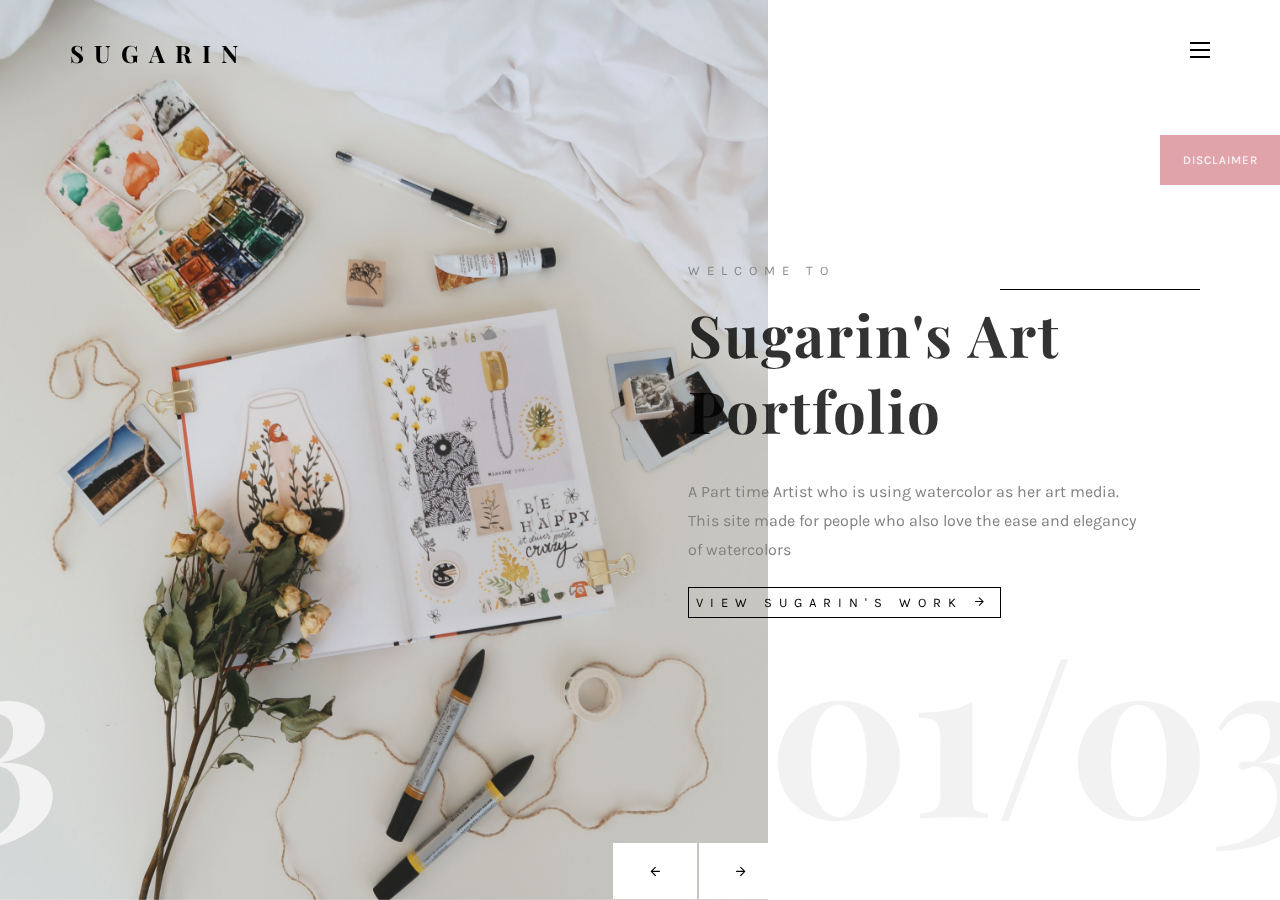
<file: index.html>
<!DOCTYPE HTML>
<html>
	<head>
	<meta charset="utf-8">
	<meta http-equiv="X-UA-Compatible" content="IE=edge">
	<title>Sugarin</title>
	<meta name="viewport" content="width=device-width, initial-scale=1">
	<meta name="description" content="sugarin's art portfolio" />
	<meta name="keywords" content="sugarin's art portfolio" />
	<meta name="author" content="chesya pricilla" />


	<link rel="shortcut icon" href="favicon.ico">
	<link href="https://fonts.googleapis.com/css?family=Karla:400,700" rel="stylesheet">
	<link href="https://fonts.googleapis.com/css?family=Playfair+Display:400,400i,700" rel="stylesheet">
	<link rel="stylesheet" href="https://cdnjs.cloudflare.com/ajax/libs/font-awesome/4.7.0/css/font-awesome.min.css">
	
	<!-- CSS disini -->
	<link rel="stylesheet" href="css/animate.css">
	<link rel="stylesheet" href="css/icomoon.css">
	<link rel="stylesheet" href="css/bootstrap.css">
	<link rel="stylesheet" href="css/owl.carousel.min.css">
	<link rel="stylesheet" href="css/owl.theme.default.min.css">
	<link rel="stylesheet" href="css/magnific-popup.css">
	<link rel="stylesheet" href="css/style.css">

	<script src="js/modernizr-2.6.2.min.js"></script>
	</head>
	<body>
<!-- LOADING SCREEN MUTER 
    <div id="preloader">
        <div class="yummy-load"></div>
    </div>
    Loading kelar  -->

    <!-- TOMBOL DISCLAIMER -->
    <div class=" js-open-modal">
    	<a href="#" data-modal-id="popup">
    <div class="btndisclaimer"> 
    	 Disclaimer 
    	<!-- <a href="#popup1">
       		 Disclaimer 
   		</a> -->
    </div>
</a>
	</div>

    <!-- POP UP DISCLAIMER -->
	<div id="popup" class="modal-box">  
  		<header>
   			 <a href="#" class="js-modal-close close">×</a>
   			 <h3>DISCLAIMER</h3>
  		</header>
  	<div class="modal-body">
    	<p>This site is under construct and by that it means all the picture in here are not all mine. So you know the drill, Copyright all rights reserved.</p>
    	<label> - Chesya</label>
 	</div>
  		<footer>
    		<a href="#" class="js-modal-close">Ok, I won't sue you</a>
  		</footer>
	</div>
	<!-- <div id="popup1" class="overagain">
	<div class="popup">
		<h2>Info box</h2>
		<a class="close" href="#">&times;</a>
		<div class="isidis">
			<p>This is done totally without JavaScript. Just HTML and CSS.</p>
		</div>
	</div>
	</div> -->
	<!-- POP UP DISCLAIMER END -->

    <!--Navigasi -->
	<nav id="sugarin-main-nav" role="navigation">
		<a href="#" class="js-sugarin-nav-toggle sugarin-nav-toggle active"><i></i></a>
		<div class="js-fullheight sugarin-table">
			<div class="sugarin-table-cell js-fullheight">
				<div class="row">
					<div class="col-md-12">
						<div class="form-group">
							<!-- Simple Logo Nama -->
							<aside id="sugarin-aside" role="complementary" >							
							<h1 id="sugarin-logo"><a href="index.html"><span>Che</span><span>sya</span></a></h1>
							<a href="mailto:chesyapricilla@gmail.com" > <i class="icon-mail5"> </i>chesyapricilla@gmail.com</a> 
							<br>
							<a href="callto:6283895589858" > <i class="icon-phone-call"> </i> +62 838 9558 9858</a> 
							<!-- Search button disini (OPSIONAL) -->
							<!-- <input type="text" class="form-control" id="search" placeholder="Enter any key to search...">
							<button type="submit" class="btn btn-primary"><i class="icon-search3"></i></button> -->
						</div>
					</div>
				</div>

				<!-- MENUUU -->
				<div class="row">
					<div class="col-md-12">
						<ul>
							<li class="active"><a href="index.html">Home</a></li>
							<li><a href="portfolio.html">Portfolio</a></li>
							<li><a href="supplies.html">Art Supplies</a></li>
							<li><a href="about.html">About</a></li>
							<li><a href="submission.html">Submission</a></li>
						</ul>
					</div>
				</div>
				<!-- MENU KELARAN -->
				<!-- GALLERY di MENU-->
				<div class="row">
					<div class="col-md-12">
						<h2 class="head-title">Gallery</h2>
						<a href="images/img12.jpg" class="gallery image-popup-link text-center" style="background-image: url(images/img12.jpg);">
							<span><i class="icon-search3"></i></span>
						</a>
						<a href="images/img22.jpg" class="gallery image-popup-link text-center" style="background-image: url(images/img22.jpg);">
							<span><i class="icon-search3"></i></span>
						</a>
						<a href="images/instagram-img/art2.jpg" class="gallery image-popup-link text-center" style="background-image: url(images/instagram-img/art2.jpg);">
							<span><i class="icon-search3"></i></span>
						</a>
						<a href="images/img13.jpg" class="gallery image-popup-link text-center" style="background-image: url(images/img13.jpg);">
							<span><i class="icon-search3"></i></span>
						</a>
					</div>
				</div>
				<!--GALLERY DI MENU KELAR-->
			</div>
		</div>
	</nav>

	<div id="sugarin-page">
	<!-- LOGO NAMA POJOK KIRI -->
		<header>
			<div class="container">
				<div class="row">
					<div class="col-md-12">
						<div class="sugarin-navbar-brand">
							<a class="sugarin-logo" href="index.html">Sugarin</a>
						</div>
						<a href="#" class="js-sugarin-nav-toggle sugarin-nav-toggle"><i></i></a>
					</div>
				</div>
			</div>
		</header>
	<!-- LOGO NAMA KELAR -->

	

<!-- HEADER DAN NAVBAR KELARRRRRRRR -->

		<div id="sugarin-hero" class="js-fullheight">
			<div class="owl-carousel">
				<div class="item">
					<div class="hero-flex js-fullheight">
						<div class="col-three-forth">
							<div class="hero-img js-fullheight" style="background-image: url(images/img17.jpg);"></div>
						</div>
						<div class="col-one-forth js-fullheight">
							<div class="display-t js-fullheight">
								<div class="display-tc js-fullheight">
									<h2 class="number">01/03</h2>
									<div class="text-inner">
										<div class="desc">
											<span class="tag">Welcome to</span>
											<h2>Sugarin's Art Portfolio</h2>
											<p> A Part time Artist who is using watercolor as her art media. This site made for people who also love the ease and elegancy of watercolors</p>
											<p><a href="portfolio.html" class="btn-view">View Sugarin's Work <i class="icon-arrow-right3"></i></a></p>
										</div>
									</div>
								</div>
							</div>
						</div>
					</div>
				</div>
				<div class="item">
					<div class="hero-flex js-fullheight">
						<div class="col-three-forth">
							<div class="hero-img js-fullheight" style="background-image: url(images/img10.jpg);"></div>
						</div>
						<div class="col-one-forth js-fullheight">
							<div class="display-t js-fullheight">
								<div class="display-tc js-fullheight">
									<h2 class="number">02/03</h2>
									<div class="text-inner">
										<div class="desc">
											<span class="tag">Watercolor and co.</span>
											<h2>Taking note of life and colors</h2>
											<p>The supplies that've been used on all my work of art. I always choose the high quality artist grade for my art that bring out the beautiful combination of water and colors.  </p>
											<p><a href="supplies.html" class="btn-view">See Supplies <i class="icon-arrow-right3"></i></a></p>
										</div>
									</div>
								</div>
							</div>
						</div>
					</div>
				</div>
				<div class="item">
					<div class="hero-flex js-fullheight">
						<div class="col-three-forth">
							<div class="hero-img js-fullheight" style="background-image: url(images/img1.jpg);"></div>
						</div>
						<div class="col-one-forth js-fullheight">
							<h2 class="number">03/03</h2>
							<div class="display-t js-fullheight">
								<div class="display-tc js-fullheight">
									<div class="text-inner">
										<div class="desc">
											<span class="tag">Submission</span>
											<h2>Get your own piece</h2>
											<p>I open submission to all kind. Request, re-create or copies. Any job done in short amount of time.</p>
											<p><a href="submission.html" class="btn-view">Make Submission <i class="icon-arrow-right3"></i></a></p>
										</div>
									</div>
								</div>
							</div>
						</div>
					</div>
				</div>
			</div>
		</div>
	
	</div>

	<script src="js/jquery.min.js"></script>
	<script src="js/jquery.easing.1.3.js"></script>
	<script src="js/bootstrap.min.js"></script>
	<script src="js/jquery.waypoints.min.js"></script>
	<script src="js/owl.carousel.min.js"></script>
	<script src="js/jquery.magnific-popup.min.js"></script>
	<script src="js/magnific-popup-options.js"></script>
	<script src="js/main.js"></script>

	</body>
</html>
</file>
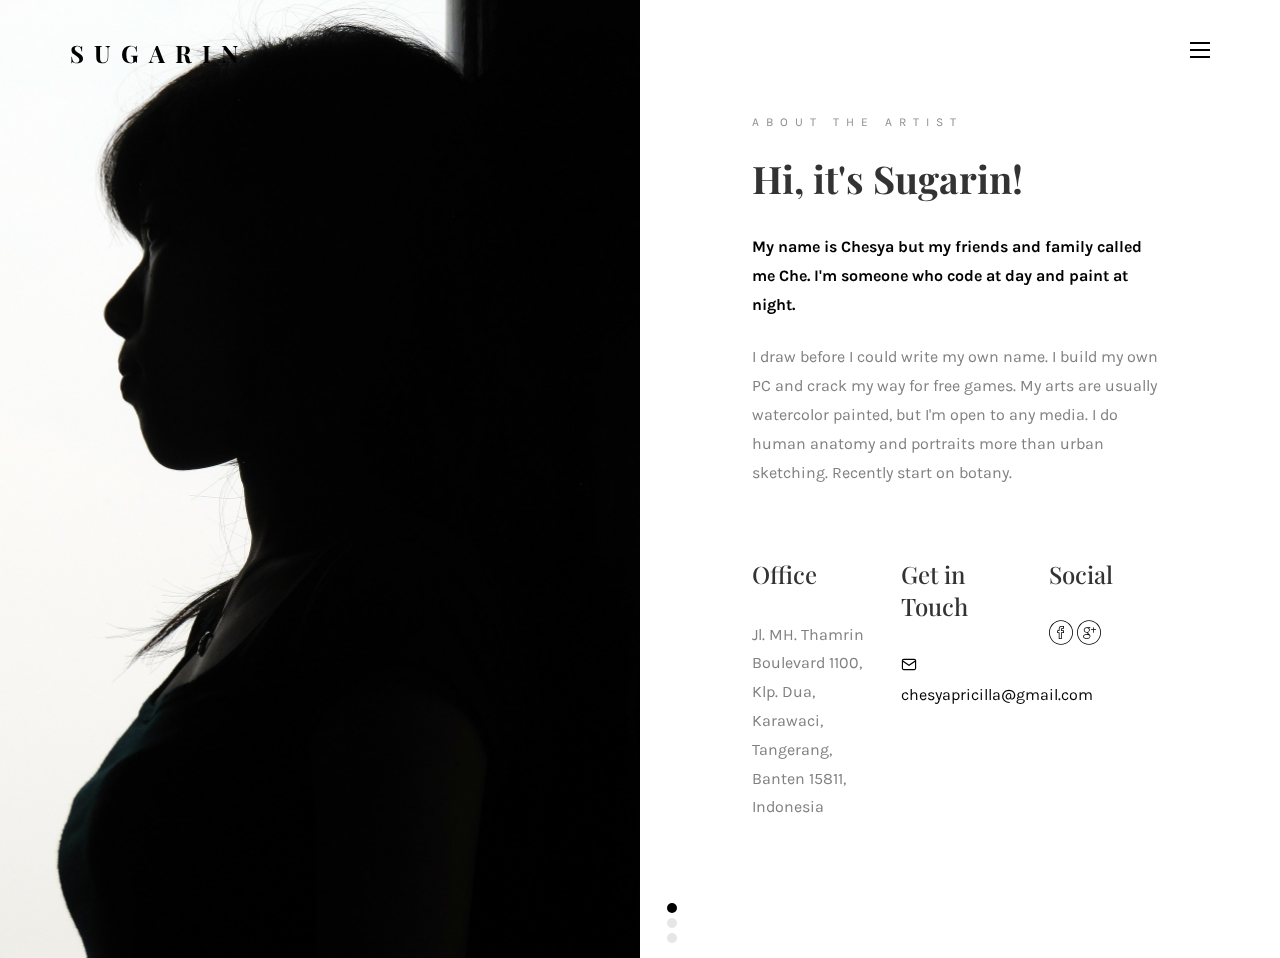
<file: about.html>
<!DOCTYPE HTML>
<html>
	<head>
	<meta charset="utf-8">
	<meta http-equiv="X-UA-Compatible" content="IE=edge">
	<title>Sugarin</title>
	<meta name="viewport" content="width=device-width, initial-scale=1">
	<meta name="description" content="sugarin's art portfolio" />
	<meta name="keywords" content="sugarin's art portfolio" />
	<meta name="author" content="chesya pricilla" />


	<link rel="shortcut icon" href="favicon.ico">
	<link href="https://fonts.googleapis.com/css?family=Karla:400,700" rel="stylesheet">
	<link href="https://fonts.googleapis.com/css?family=Playfair+Display:400,400i,700" rel="stylesheet">
	<link rel="stylesheet" href="https://cdnjs.cloudflare.com/ajax/libs/font-awesome/4.7.0/css/font-awesome.min.css">
	<!-- CSS disini -->
	<link rel="stylesheet" href="css/animate.css">
	<link rel="stylesheet" href="css/icomoon.css">
	<link rel="stylesheet" href="css/bootstrap.css">
	<link rel="stylesheet" href="css/owl.carousel.min.css">
	<link rel="stylesheet" href="css/owl.theme.default.min.css">
	<link rel="stylesheet" href="css/magnific-popup.css">
	<link rel="stylesheet" href="css/style.css">

	<script src="js/modernizr-2.6.2.min.js"></script>
	</head>
	<body>

	<nav id="sugarin-main-nav" role="navigation">
		<a href="#" class="js-sugarin-nav-toggle sugarin-nav-toggle active"><i></i></a>
		<div class="js-fullheight sugarin-table">
			<div class="sugarin-table-cell js-fullheight">
				<div class="row">
					<div class="col-md-12">
						<div class="form-group">
							<!-- Simple Logo Nama -->
							<aside id="sugarin-aside" role="complementary" >							
							<h1 id="sugarin-logo"><a href="index.html"><span>Che</span><span>sya</span></a></h1>
							<a href="mailto:chesyapricilla@gmail.com" > <i class="icon-mail5"> </i> chesyapricilla@gmail.com</a> 
							<br>
							<a href="callto:6283895589858" > <i class="icon-phone-call"> </i> +62 838 9558 9858</a> 
							<!-- Search button disini (OPSIONAL) -->
							<!-- <input type="text" class="form-control" id="search" placeholder="Enter any key to search...">
							<button type="submit" class="btn btn-primary"><i class="icon-search3"></i></button> -->
						</div>
					</div>
				</div>

				<!-- MENUUU -->
				<div class="row">
					<div class="col-md-12">
						<ul>
							<li><a href="index.html">Home</a></li>
							<li><a href="portfolio.html">Portfolio</a></li>
							<li><a href="supplies.html">Art Supplies</a></li>
							<li class="active"><a href="about.html">About</a></li>
							<li><a href="submission.html">Submission</a></li>
						</ul>
					</div>
				</div>
				<!-- MENU KELARAN -->
				
				<div class="row">
					<div class="col-md-12">
						<h2 class="head-title">Gallery</h2>
						<a href="images/img19.jpg" class="gallery image-popup-link text-center" style="background-image: url(images/img19.jpg);">
							<span><i class="icon-search3"></i></span>
						</a>
						<a href="images/img6.jpg" class="gallery image-popup-link text-center" style="background-image: url(images/img6.jpg);">
							<span><i class="icon-search3"></i></span>
						</a>
						<a href="images/img5.jpg" class="gallery image-popup-link text-center" style="background-image: url(images/img5.jpg);">
							<span><i class="icon-search3"></i></span>
						</a>
						<a href="images/art10.jpg" class="gallery image-popup-link text-center" style="background-image: url(images/art10.jpg);">
							<span><i class="icon-search3"></i></span>
						</a>
					</div>
				</div>
			</div>
		</div>
	</nav>
	
	<div id="sugarin-page">
		<header>
			<div class="container">
				<div class="row">
					<div class="col-md-12">
						<div class="sugarin-navbar-brand">
							<a class="sugarin-logo" href="index.html">Sugarin</a>
						</div>
						<a href="#" class="js-sugarin-nav-toggle sugarin-nav-toggle"><i></i></a>
					</div>
				</div>
			</div>
		</header>

<!-- HEADER DAN NAVBAR KELARRRRRRRR -->
		
		<div id="sugarin-about">
			<div class="about-flex js-fullheight">
				<div class="col-half js-full-height about-img" style="background-image: url(images/aboutme.jpg);"></div>
				<div class="col-half">
					<div class="owl-carousel3">
						<div class="item">
							<div class="display-t js-fullheight">
								<div class="display-tc js-fullheight">
									<div class="about-desc">
										<div class="row row-pb-md">
											<div class="col-md-12">
												<span class="title">About the Artist</span>
												<h2 class="about-head">Hi, it's Sugarin!</h2>
												<p><strong>My name is Chesya but my friends and family called me Che. I'm someone who code at day and paint at night.</strong></p>
												<p>I draw before I could write my own name. I build my own PC and crack my way for free games. My arts are usually watercolor painted, but I'm open to any media. I do human anatomy and portraits more than urban sketching. Recently start on botany.</p>
											</div>
										</div>								
										<div class="row">
											<div class="col-md-4">
												<h3>Office</h3>
												<p>Jl. MH. Thamrin Boulevard 1100, Klp. Dua,  <br> Karawaci, Tangerang, Banten 15811, Indonesia </p>
											</div>
											<div class="col-md-4">
												<h3>Get in Touch</h3>
												<p><a href="mailto:chesyapricilla@gmail.com"><i class="icon-mail5"> </i> chesyapricilla@gmail.com</a></p>
											</div>
											<div class="col-md-4">
												<h3>Social</h3>
												<p class="sugarin-social-icons">
													<a href="facebook.com/chesya18"><i class="icon-facebook4"></i></a>
													<a href="#"><i class="icon-googleplus"></i></a>
												</p>
											</div>
										</div>
									</div>
								</div>
							</div>
						</div>

						<div class="item">
							<div class="display-t js-fullheight">
								<div class="display-tc js-fullheight">
									<div class="about-desc">
										<div class="row row-pb-md">
											<div class="col-md-12">
												<span class="title">My Story</span>
												<h2 class="about-head">History of an IT-Artist</h2>
												<p><strong>"Logic will get you from A to B. Imagination will take you everywhere."
													<br> -Albert Einstein.</strong></p>
												<p>Grew up liking geeky stuff and math, I chosed my major, Computer Science, without regret. However I found myself more and more creating arts than I code on my beloved PC. You could blame it to the lack of beauty in the black screen full of syntax. </p>
											</div>
										</div>								
									</div>
								</div>
							</div>
						</div>

						<div class="item">
							<div class="display-t js-fullheight">
								<div class="display-tc js-fullheight">
									<div class="about-desc">
										<div class="row row-pb-md">
											<div class="col-md-12">
												<span class="title">Art Personality</span>
												<h2 class="about-head">My Art</h2>
												<p>As I mentioned previously, I'm a watercolor artist. Just looking on watercolor pallete make me want to do art, art, art and just get more ideas. It's calming me and rubbing the goodside of my ADHD. But still, as an amphibian (on career) I spare my time evently. <br> Anyhoo, here's the details:</p>

							<div class="animate-box" data-animate-effect="fadeInLeft">	
							<div class="fancy-collapse-panel">
								<div class="panel-group" id="accordion" role="tablist" aria-multiselectable="true">
									<div class="panel panel-default">
									    <div class="panel-heading" role="tab" id="headingOne">
									        <h4 class="panel-title">
									            <a data-toggle="collapse" data-parent="#accordion" href="#collapseOne" aria-expanded="true" aria-controls="collapseOne">Why choose me?
									            </a>
									        </h4>
									    </div>
									    <div id="collapseOne" class="panel-collapse collapse in" role="tabpanel" aria-labelledby="headingOne">
									         <div class="panel-body">
									            <div class="row">
										      		<div class="col-md-6">
										      			<p>Far far away, behind the word mountains, far from the countries Vokalia and Consonantia, there live the blind texts. </p>
										      		</div>
										      		<div class="col-md-6">
										      			<p>Separated they live in Bookmarksgrove right at the coast of the Semantics, a large language ocean.</p>
										      		</div>
										      	</div>
									         </div>
									    </div>
									</div>
									<div class="panel panel-default">
									    <div class="panel-heading" role="tab" id="headingTwo">
									        <h4 class="panel-title">
									            <a class="collapsed" data-toggle="collapse" data-parent="#accordion" href="#collapseTwo" aria-expanded="false" aria-controls="collapseTwo">What I do?
									            </a>
									        </h4>
									    </div>
									    <div id="collapseTwo" class="panel-collapse collapse" role="tabpanel" aria-labelledby="headingTwo">
									        <div class="panel-body">
									            <p>Far far away, behind the word <strong>mountains</strong>, far from the countries Vokalia and Consonantia, there live the blind texts. Separated they live in Bookmarksgrove right at the coast of the Semantics, a large language ocean.</p>
													<ul>
														<li>Separated they live in Bookmarksgrove right</li>
														<li>Separated they live in Bookmarksgrove right</li>
													</ul>
									        </div>
									    </div>
									</div>
									<div class="panel panel-default">
									    <div class="panel-heading" role="tab" id="headingThree">
									        <h4 class="panel-title">
									            <a class="collapsed" data-toggle="collapse" data-parent="#accordion" href="#collapseThree" aria-expanded="false" aria-controls="collapseThree">My Specialties
									            </a>
									        </h4>
									    </div>
									    <div id="collapseThree" class="panel-collapse collapse" role="tabpanel" aria-labelledby="headingThree">
									        <div class="panel-body">
									            <p>Far far away, behind the word <strong>mountains</strong>, far from the countries Vokalia and Consonantia, there live the blind texts. Separated they live in Bookmarksgrove right at the coast of the Semantics, a large language ocean.</p>	
									        </div>
									    </div>
									</div>
								</div>
							</div>

											</div>
										</div>								
									</div>
								</div>
							</div>
						</div>
					</div>
				</div>
			</div>
	<script src="js/jquery.min.js"></script>
	<script src="js/jquery.easing.1.3.js"></script>
	<script src="js/bootstrap.min.js"></script>
	<script src="js/jquery.waypoints.min.js"></script>
	<script src="js/owl.carousel.min.js"></script>
	<script src="js/jquery.magnific-popup.min.js"></script>
	<script src="js/magnific-popup-options.js"></script>
	<script src="js/main.js"></script>
	</body>
</html>
</file>
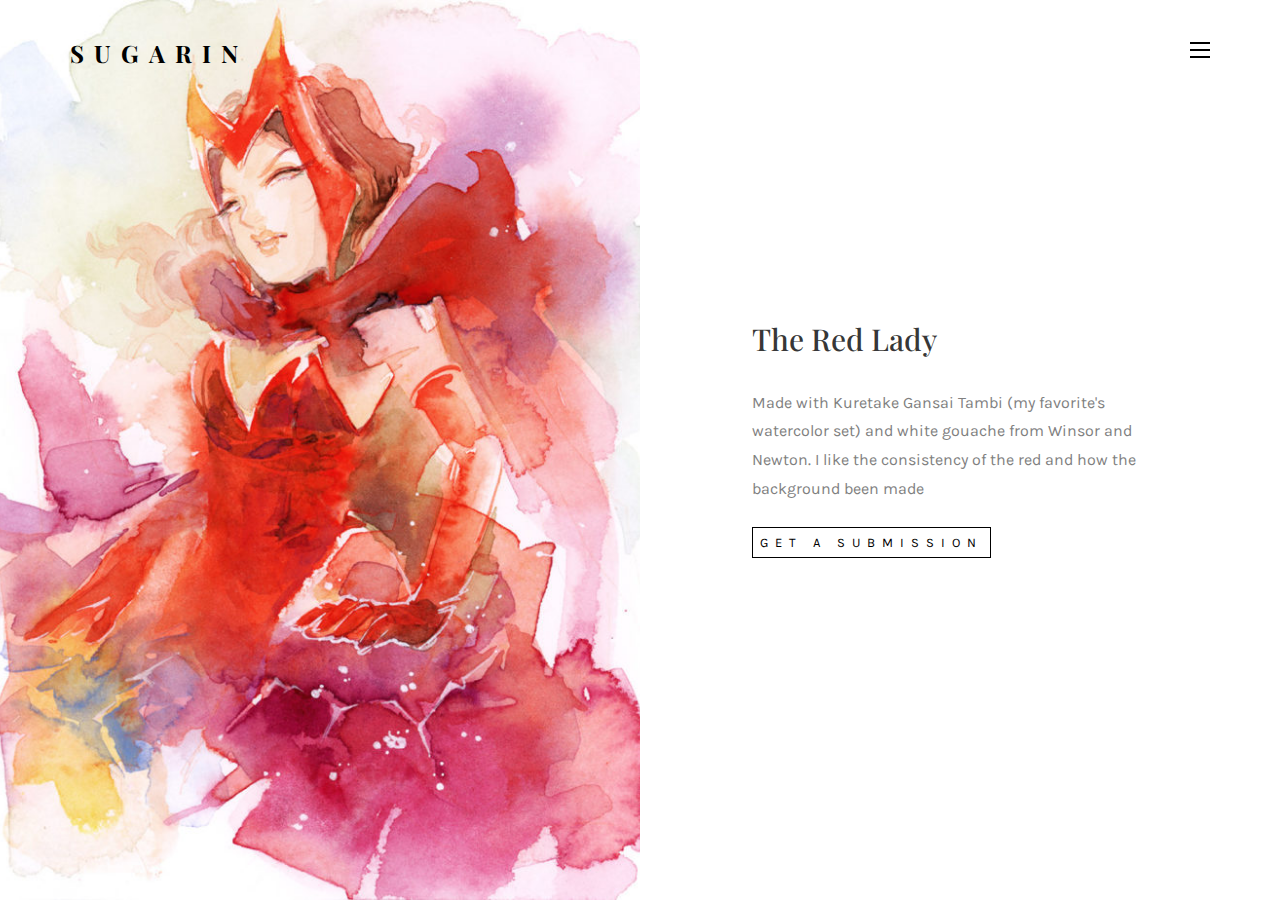
<file: portfolio-single.html>
<!DOCTYPE HTML>
<html>
	<head>
	<meta charset="utf-8">
	<meta http-equiv="X-UA-Compatible" content="IE=edge">
	<title>Sugarin</title>
	<meta name="viewport" content="width=device-width, initial-scale=1">
	<meta name="description" content="sugarin's art portfolio" />
	<meta name="keywords" content="sugarin's art portfolio" />
	<meta name="author" content="chesya pricilla" />


	<link rel="shortcut icon" href="favicon.ico">
	<link href="https://fonts.googleapis.com/css?family=Karla:400,700" rel="stylesheet">
	<link href="https://fonts.googleapis.com/css?family=Playfair+Display:400,400i,700" rel="stylesheet">
	<link rel="stylesheet" href="https://cdnjs.cloudflare.com/ajax/libs/font-awesome/4.7.0/css/font-awesome.min.css">
		
	<!-- CSS disini -->
	<link rel="stylesheet" href="css/animate.css">
	<link rel="stylesheet" href="css/icomoon.css">
	<link rel="stylesheet" href="css/bootstrap.css">
	<link rel="stylesheet" href="css/owl.carousel.min.css">
	<link rel="stylesheet" href="css/owl.theme.default.min.css">
	<link rel="stylesheet" href="css/magnific-popup.css">
	<link rel="stylesheet" href="css/style.css">

	<script src="js/modernizr-2.6.2.min.js"></script>
	</head>
	<body>

	<nav id="sugarin-main-nav" role="navigation">
		<a href="#" class="js-sugarin-nav-toggle sugarin-nav-toggle active"><i></i></a>
		<div class="js-fullheight sugarin-table">
			<div class="sugarin-table-cell js-fullheight">
				<div class="row">
					<div class="col-md-12">
						<div class="form-group">
							<!-- Simple Logo Nama -->
							<aside id="sugarin-aside" role="complementary" >							
							<h1 id="sugarin-logo"><a href="index.html"><span>Che</span><span>sya</span></a></h1>
							<a href="mailto:chesyapricilla@gmail.com" > <i class="icon-mail5"> </i> chesyapricilla@gmail.com</a> 
							<br>
							<a href="callto:6283895589858" > <i class="icon-phone-call"> </i> +62 838 9558 9858</a> 
							<!-- Search button disini (OPSIONAL) -->
							<!-- <input type="text" class="form-control" id="search" placeholder="Enter any key to search...">
							<button type="submit" class="btn btn-primary"><i class="icon-search3"></i></button> -->
						</div>
					</div>
				</div>

				<!-- MENUUU -->
				<div class="row">
					<div class="col-md-12">
						<ul>
							<li><a href="index.html">Home</a></li>
							<li><a href="portfolio.html">Portfolio</a></li>
							<li class="active"><a href="supplies.html">Art Supplies</a></li>
							<li><a href="about.html">About</a></li>
							<li><a href="submission.html">Submission</a></li>
						</ul>
					</div>
				</div>
				<!-- MENU KELARAN -->
				
				<div class="row">
					<div class="col-md-12">
						<h2 class="head-title">Gallery</h2>
						<a href="images/img16.jpg" class="gallery image-popup-link text-center" style="background-image: url(images/img16.jpg);">
							<span><i class="icon-search3"></i></span>
						</a>
						<a href="images/img28.jpg" class="gallery image-popup-link text-center" style="background-image: url(images/img28.jpg);">
							<span><i class="icon-search3"></i></span>
						</a>
						<a href="images/img29.jpg" class="gallery image-popup-link text-center" style="background-image: url(images/img29.jpg);">
							<span><i class="icon-search3"></i></span>
						</a>
						<a href="images/img30.jpg" class="gallery image-popup-link text-center" style="background-image: url(images/img30.jpg);">
							<span><i class="icon-search3"></i></span>
						</a>
					</div>
				</div>
			</div>
		</div>
	</nav>
	
	<div id="sugarin-page">
		<header>
			<div class="container">
				<div class="row">
					<div class="col-md-12">
						<div class="sugarin-navbar-brand">
							<a class="sugarin-logo" href="index.html">Sugarin</a>
						</div>
						<a href="#" class="js-sugarin-nav-toggle sugarin-nav-toggle"><i></i></a>
					</div>
				</div>
			</div>
		</header>
		
		<div class="supplies-single-flex js-fullheight">
			<div class="col-half js-full-height supplies-img" style="background-image: url(images/art5.jpg);"></div>
			<div class="col-half js-fullheight">
				<div class="display-t js-fullheight">
					<div class="display-tc js-fullheight">
						<div class="supplies-desc">
							<h2>The Red Lady</h2>
							<p>Made with Kuretake Gansai Tambi (my favorite's watercolor set) and white gouache from Winsor and Newton. I like the consistency of the red and how the background been made</p>
							<p><a href="submission.html" class="btn-preview">Get a submission</a></p>
						</div>
					</div>
				</div>
			</div>
		</div>
	
	</div>

	
	<script src="js/jquery.min.js"></script>
	<script src="js/jquery.easing.1.3.js"></script>
	<script src="js/bootstrap.min.js"></script>
	<script src="js/jquery.waypoints.min.js"></script>
	<script src="js/owl.carousel.min.js"></script>
	<script src="js/jquery.magnific-popup.min.js"></script>
	<script src="js/magnific-popup-options.js"></script>
	<script src="js/main.js"></script>

	</body>
</html>
</file>
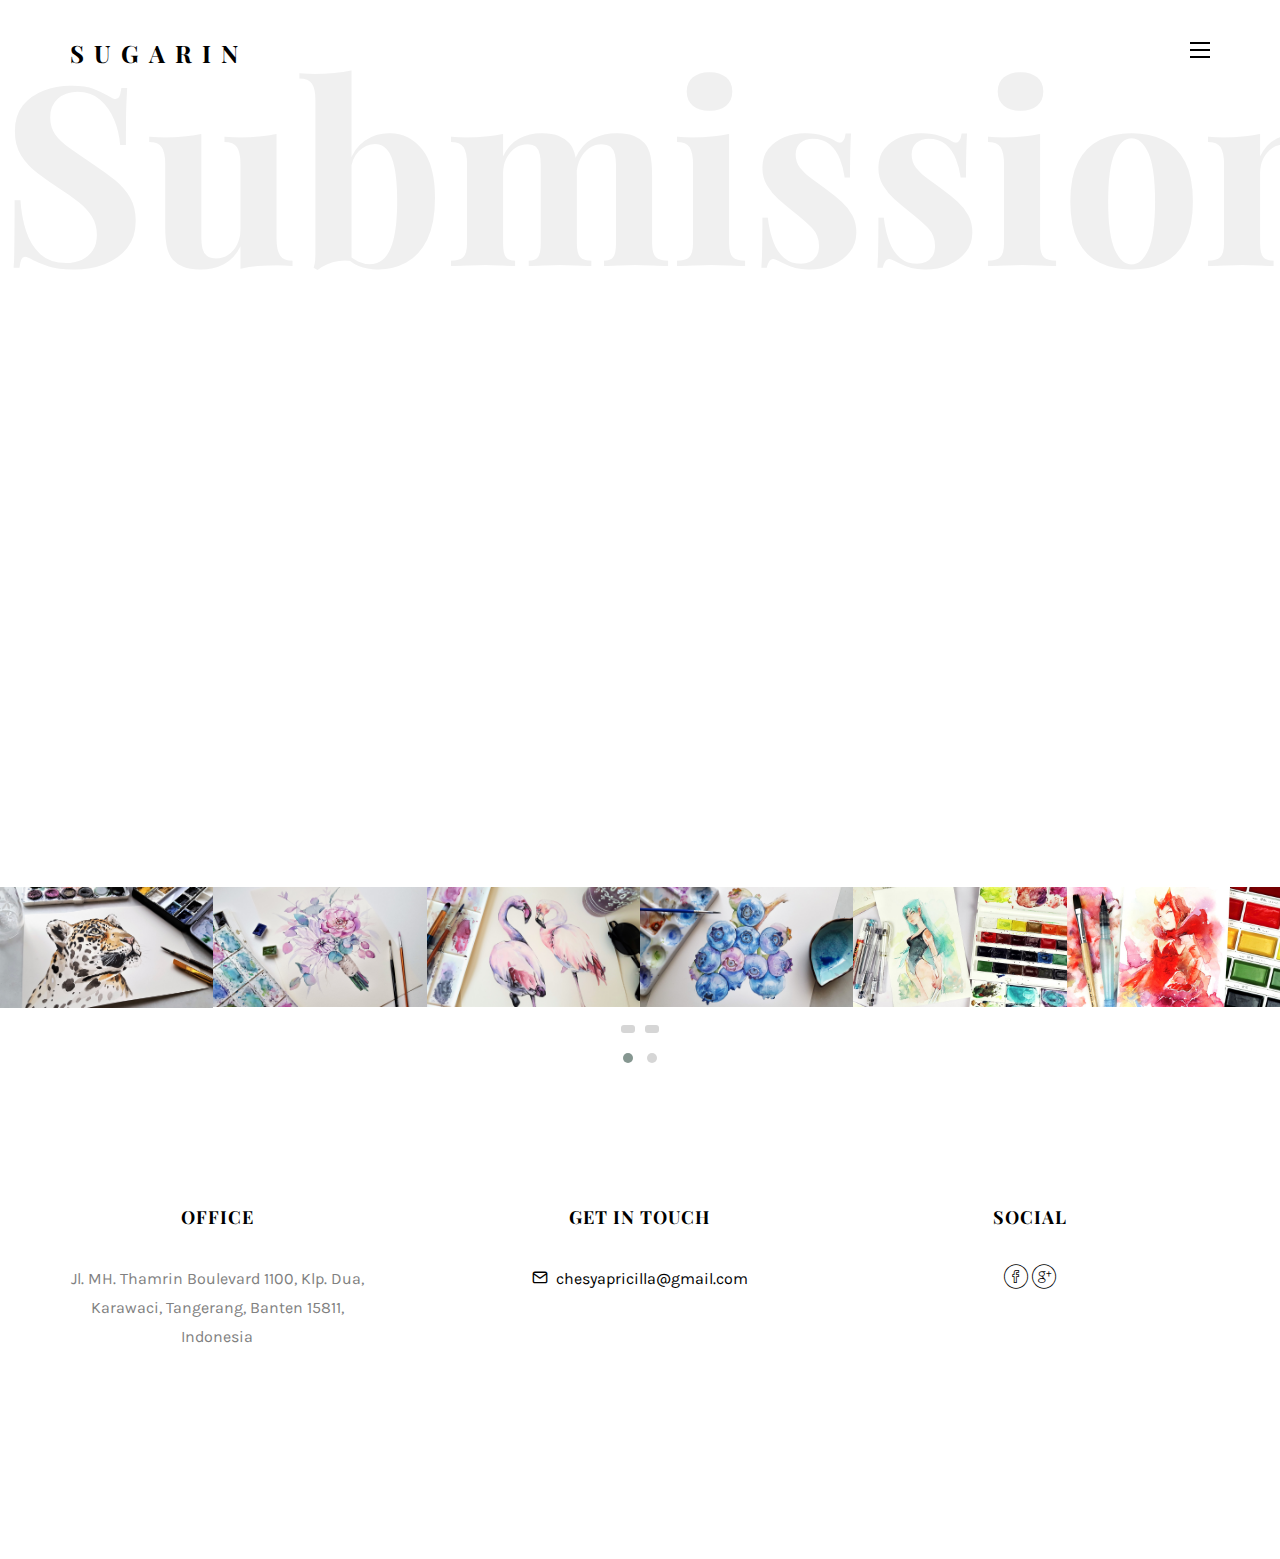
<file: submission.html>
<!DOCTYPE HTML>
<html>
	<head>
	<meta charset="utf-8">
	<meta http-equiv="X-UA-Compatible" content="IE=edge">
	<title>Sugarin</title>
	<meta name="viewport" content="width=device-width, initial-scale=1">
	<meta name="description" content="sugarin's art portfolio" />
	<meta name="keywords" content="sugarin's art portfolio" />
	<meta name="author" content="chesya pricilla" />


	<link rel="shortcut icon" href="favicon.ico">
	<link href="https://fonts.googleapis.com/css?family=Karla:400,700" rel="stylesheet">
	<link href="https://fonts.googleapis.com/css?family=Playfair+Display:400,400i,700" rel="stylesheet">
	<link rel="stylesheet" href="https://cdnjs.cloudflare.com/ajax/libs/font-awesome/4.7.0/css/font-awesome.min.css">	
	<!-- CSS disini -->
	<link rel="stylesheet" href="css/animate.css">
	<link rel="stylesheet" href="css/icomoon.css">
	<link rel="stylesheet" href="css/bootstrap.css">
	<link rel="stylesheet" href="css/owl.carousel.min.css">
	<link rel="stylesheet" href="css/owl.theme.default.min.css">
	<link rel="stylesheet" href="css/magnific-popup.css">
	<link rel="stylesheet" href="css/style.css">

	<script src="js/modernizr-2.6.2.min.js"></script>
	</head>
	<body>

	<nav id="sugarin-main-nav" role="navigation">
		<a href="#" class="js-sugarin-nav-toggle sugarin-nav-toggle active"><i></i></a>
		<div class="js-fullheight sugarin-table">
			<div class="sugarin-table-cell js-fullheight">
				<div class="row">
					<div class="col-md-12">
						<div class="form-group">
							<!-- Simple Logo Nama -->
							<aside id="sugarin-aside" role="complementary" >							
							<h1 id="sugarin-logo"><a href="index.html"><span>Che</span><span>sya</span></a></h1>
							<a href="mailto:chesyapricilla@gmail.com" ><i class="icon-mail5"> </i>chesyapricilla@gmail.com</a> 
							<br>
							<a href="callto:6283895589858" > <i class="icon-phone-call"> </i> +62 838 9558 9858</a> 
							<!-- Search button disini (OPSIONAL) -->
							<!-- <input type="text" class="form-control" id="search" placeholder="Enter any key to search...">
							<button type="submit" class="btn btn-primary"><i class="icon-search3"></i></button> -->
						</div>
					</div>
				</div>

				<!-- MENUUU -->
				<div class="row">
					<div class="col-md-12">
						<ul>
							<li><a href="index.html">Home</a></li>
							<li><a href="portfolio.html">Portfolio</a></li>
							<li><a href="supplies.html">Art Supplies</a></li>
							<li><a href="about.html">About</a></li>
							<li class="active"><a href="submission.html">Submission</a></li>
						</ul>
					</div>
				</div>
				<!-- MENU KELARAN -->
				
				<div class="row">
					<div class="col-md-12">
						<h2 class="head-title">Gallery</h2>
						<a href="images/instagram-img/art5.jpg" class="gallery image-popup-link text-center" style="background-image: url(images/instagram-img/art5.jpg);">
							<span><i class="icon-search3"></i></span>
						</a>
						<a href="images/instagram-img/art10.jpg" class="gallery image-popup-link text-center" style="background-image: url(images/instagram-img/art10.jpg);">
							<span><i class="icon-search3"></i></span>
						</a>
						<a href="images/instagram-img/art11.jpg" class="gallery image-popup-link text-center" style="background-image: url(images/instagram-img/art11.jpg);">
							<span><i class="icon-search3"></i></span>
						</a>
						<a href="images/art14.jpg" class="gallery image-popup-link text-center" style="background-image: url(images/art14.jpg);">
							<span><i class="icon-search3"></i></span>
						</a>
					</div>
				</div>
			</div>
		</div>
	</nav>
	
	<div id="sugarin-page">
		<header>
			<div class="container">
				<div class="row">
					<div class="col-md-12">
						<div class="sugarin-navbar-brand">
							<a class="sugarin-logo" href="index.html">Sugarin</a>
						</div>
						<a href="#" class="js-sugarin-nav-toggle sugarin-nav-toggle"><i></i></a>
					</div>
				</div>
			</div>
		</header>

<!-- HEADER DAN NAVBAR KELARRRRRRRR -->
		
		<div id="sugarin-contact">
			<div class="container">
				<div class="row text-center">
					<h2 class="bold">Submission</h2>
				</div>

		<div id="sugarin-subscribe">
			<div class="overlay"></div>
			<div class="container">
				<div class="row">
					<div class="col-md-8 col-md-offset-2 text-center sugarin-heading animate-box">
						<h2>Make Art Submission for me?</h2>
						<p>Have an art submission or two? Or you like what you see on this site and want to get a copy? <br> Kindly contact me by filling this form. Details will be discussed later. <br> Or just say hi to me. I won't bite, or at least can't!</p>
					</div>
				</div>
			</div>
		</div>


				<div class="row">
					<div class="col-md-12 col-md-offset-0">
						<div class="row">
							<div class="col-md-4 animate-box">
								<h3>My Address</h3>
								<ul class="contact-info">
									<li><span><i class="icon-map5"></i></span>Jl. MH. Thamrin Boulevard 1100, Klp. Dua, Karawaci, Tangerang, Banten 15811, Indonesia </li>
									<li><span><i class="icon-phone4"></i></span>+62 838 9558 9858</li>
									<li><span><i class="icon-envelope2"></i></span><a href="#">chesyapricilla@gmail.com</a></li>
									<li><span><i class="icon-globe3"></i></span><a href="#">www.sugarin.com</a></li>
								</ul>
							</div>
							<form method="POST" action="https://formspree.io/chesyapricilla@gmail.com">
							<div class="col-md-7 col-md-push-1 animate-box">
								<div class="row">
									<div class="col-md-6">
										<div class="form-group">
											<input type="text" class="form-control" placeholder="Name">
										</div>
									</div>
									<div class="col-md-6">
										<div class="form-group">
											<input type="text" class="form-control" placeholder="Email">
										</div>
									</div>
									<div class="col-md-12">
										<div class="form-group">
											<textarea name="" class="form-control" id="" cols="30" rows="7" placeholder="Message"></textarea>
										</div>
									</div>
									<div class="col-md-12">
										<div class="form-group">
											<input type="submit" value="Send" class="btn btn-primary btn-submit">
										</div>
									</div>
								</div>
							</div>
							</form>
						</div>
					</div>
				</div>
			</div>
		</div>
		

 <!-- SMALL GALLERY FOOTER DARI INSTAGRAM  -->
    <div class="instargram_area owl-carousel section_padding_100_0 clearfix" id="portfolio">

        <!--  Item -->
        <div class="instagram_gallery_item">
            <!--  Thumb -->
            <img src="images/instagram-img/art1.jpg" alt="">
            <!-- Hover -->
            <div class="hover_overlay">
                <div class="yummy-table">
                    <div class="yummy-table-cell">
                        <div class="follow-me text-center">
                            <a href="#"><i class="fa fa-instagram" aria-hidden="true"></i> Follow me</a>
                        </div>
                    </div>
                </div>
            </div>
        </div>

        <!--  Item -->
        <div class="instagram_gallery_item">
            <!--  Thumb -->
            <img src="images/instagram-img/art2.jpg" alt="">
            <!-- Hover -->
            <div class="hover_overlay">
                <div class="yummy-table">
                    <div class="yummy-table-cell">
                        <div class="follow-me text-center">
                            <a href="#"><i class="fa fa-instagram" aria-hidden="true"></i> Follow me</a>
                        </div>
                    </div>
                </div>
            </div>
        </div>

        <!--  Item -->
        <div class="instagram_gallery_item">
            <!--  Thumb -->
            <img src="images/instagram-img/art3.jpg" alt="">
            <!-- Hover -->
            <div class="hover_overlay">
                <div class="yummy-table">
                    <div class="yummy-table-cell">
                        <div class="follow-me text-center">
                            <a href="#"><i class="fa fa-instagram" aria-hidden="true"></i> Follow me</a>
                        </div>
                    </div>
                </div>
            </div>
        </div>

        <!--  Item -->
        <div class="instagram_gallery_item">
            <!--  Thumb -->
            <img src="images/instagram-img/art4.jpg" alt="">
            <!-- Hover -->
            <div class="hover_overlay">
                <div class="yummy-table">
                    <div class="yummy-table-cell">
                        <div class="follow-me text-center">
                            <a href="#"><i class="fa fa-instagram" aria-hidden="true"></i> Follow me</a>
                        </div>
                    </div>
                </div>
            </div>
        </div>

        <!--  Item -->
        <div class="instagram_gallery_item">
            <!--  Thumb -->
            <img src="images/instagram-img/art7.jpg" alt="">
            <!-- Hover -->
            <div class="hover_overlay">
                <div class="yummy-table">
                    <div class="yummy-table-cell">
                        <div class="follow-me text-center">
                            <a href="#"><i class="fa fa-instagram" aria-hidden="true"></i> Follow me</a>
                        </div>
                    </div>
                </div>
            </div>
        </div>

        <!--  Item -->
        <div class="instagram_gallery_item">
            <!--  Thumb -->
            <img src="images/instagram-img/art8.jpg" alt="">
            <!-- Hover -->
            <div class="hover_overlay">
                <div class="yummy-table">
                    <div class="yummy-table-cell">
                        <div class="follow-me text-center">
                            <a href="#"><i class="fa fa-instagram" aria-hidden="true"></i> Follow me</a>
                        </div>
                    </div>
                </div>
            </div>
        </div>

        <!--  Item -->
        <div class="instagram_gallery_item">
            <!--  Thumb -->
            <img src="images/instagram-img/img9.jpg" alt="">
            <!-- Hover -->
            <div class="hover_overlay">
                <div class="yummy-table">
                    <div class="yummy-table-cell">
                        <div class="follow-me text-center">
                            <a href="#"><i class="fa fa-instagram" aria-hidden="true"></i> Follow me</a>
                        </div>
                    </div>
                </div>
            </div>
        </div>

        <!--  Item -->
        <div class="instagram_gallery_item">
            <!--  Thumb -->
            <img src="images/instagram-img/img1.jpg" alt="">
            <!-- Hover -->
            <div class="hover_overlay">
                <div class="yummy-table">
                    <div class="yummy-table-cell">
                        <div class="follow-me text-center">
                            <a href="#"><i class="fa fa-instagram" aria-hidden="true"></i> Follow me</a>
                        </div>
                    </div>
                </div>
            </div>
        </div>
    </div>
<!-- SMALL GALLERY IG KELARRR -->

		
		<footer>
			<div id="footer">
				<div class="container">
					<div class="row">
						<div class="col-md-4 col-pb-sm text-center">
							<div class="row">
								<div class="col-md-10">
									<h2>Office</h2>
									<p>Jl. MH. Thamrin Boulevard 1100, Klp. Dua,  <br> Karawaci, Tangerang, Banten 15811, Indonesia </p>
								</div>
							</div>
						</div>
						<div class="col-md-4 col-pb-sm text-center">
							<h2>Get in Touch</h2>
							<p><a href="mailto:chesyapricilla@gmail.com"><i class="icon-mail5"> </i> chesyapricilla@gmail.com</a></p>
						</div>
						<div class="col-md-4 col-pb-sm text-center">
							<h2>Social</h2>
							<p class="sugarin-social-icons">
								<a href="facebook.com/chesya18"><i class="icon-facebook4"></i></a>
								<a href="#"><i class="icon-googleplus"></i></a>
							</p>
						</div>
					</div>
					
					</div>
				</div>
			</div>
		</footer>
	
	</div>
	<script src="js/jquery.min.js"></script>
	<script src="js/jquery.easing.1.3.js"></script>
	<script src="js/bootstrap.min.js"></script>
	<script src="js/jquery.waypoints.min.js"></script>
	<script src="js/owl.carousel.min.js"></script>
	<script src="js/jquery.magnific-popup.min.js"></script>
	<script src="js/magnific-popup-options.js"></script>
	<script src="js/main.js"></script>

	</body>
</html>
</file>
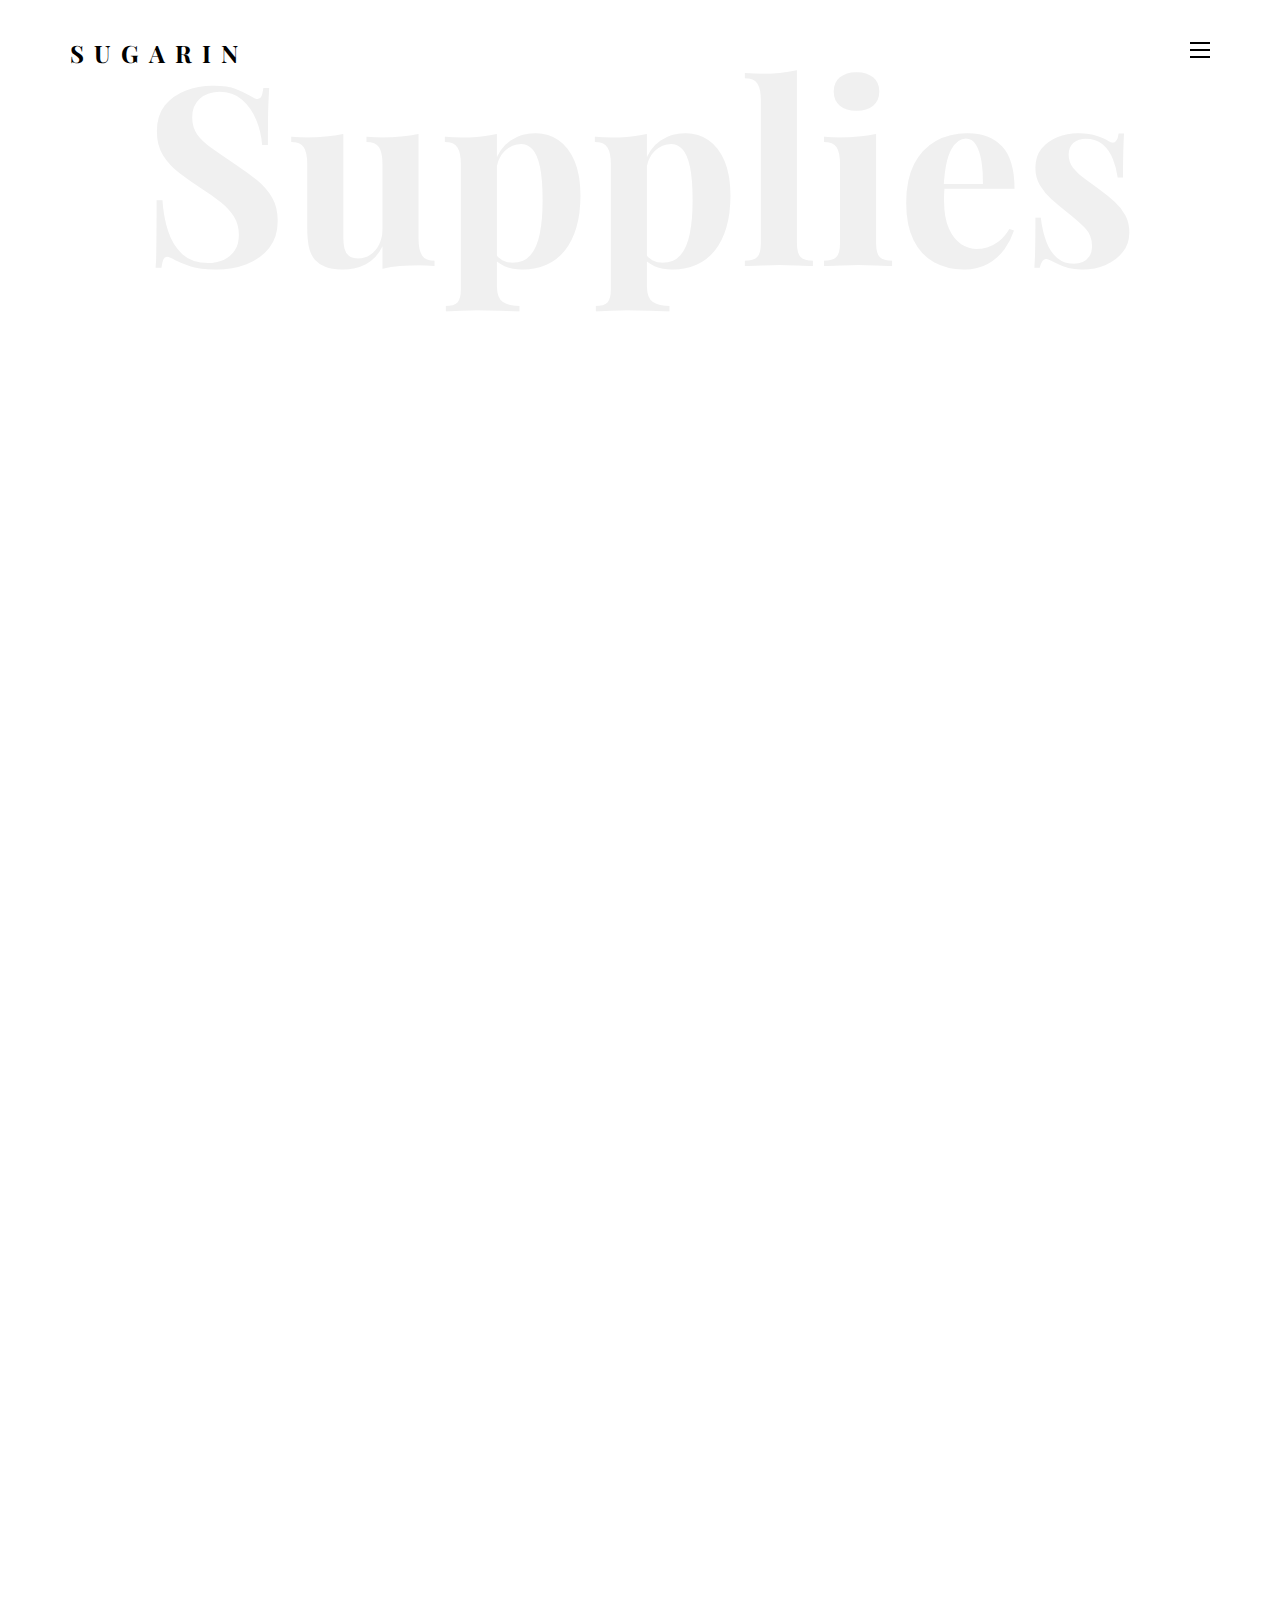
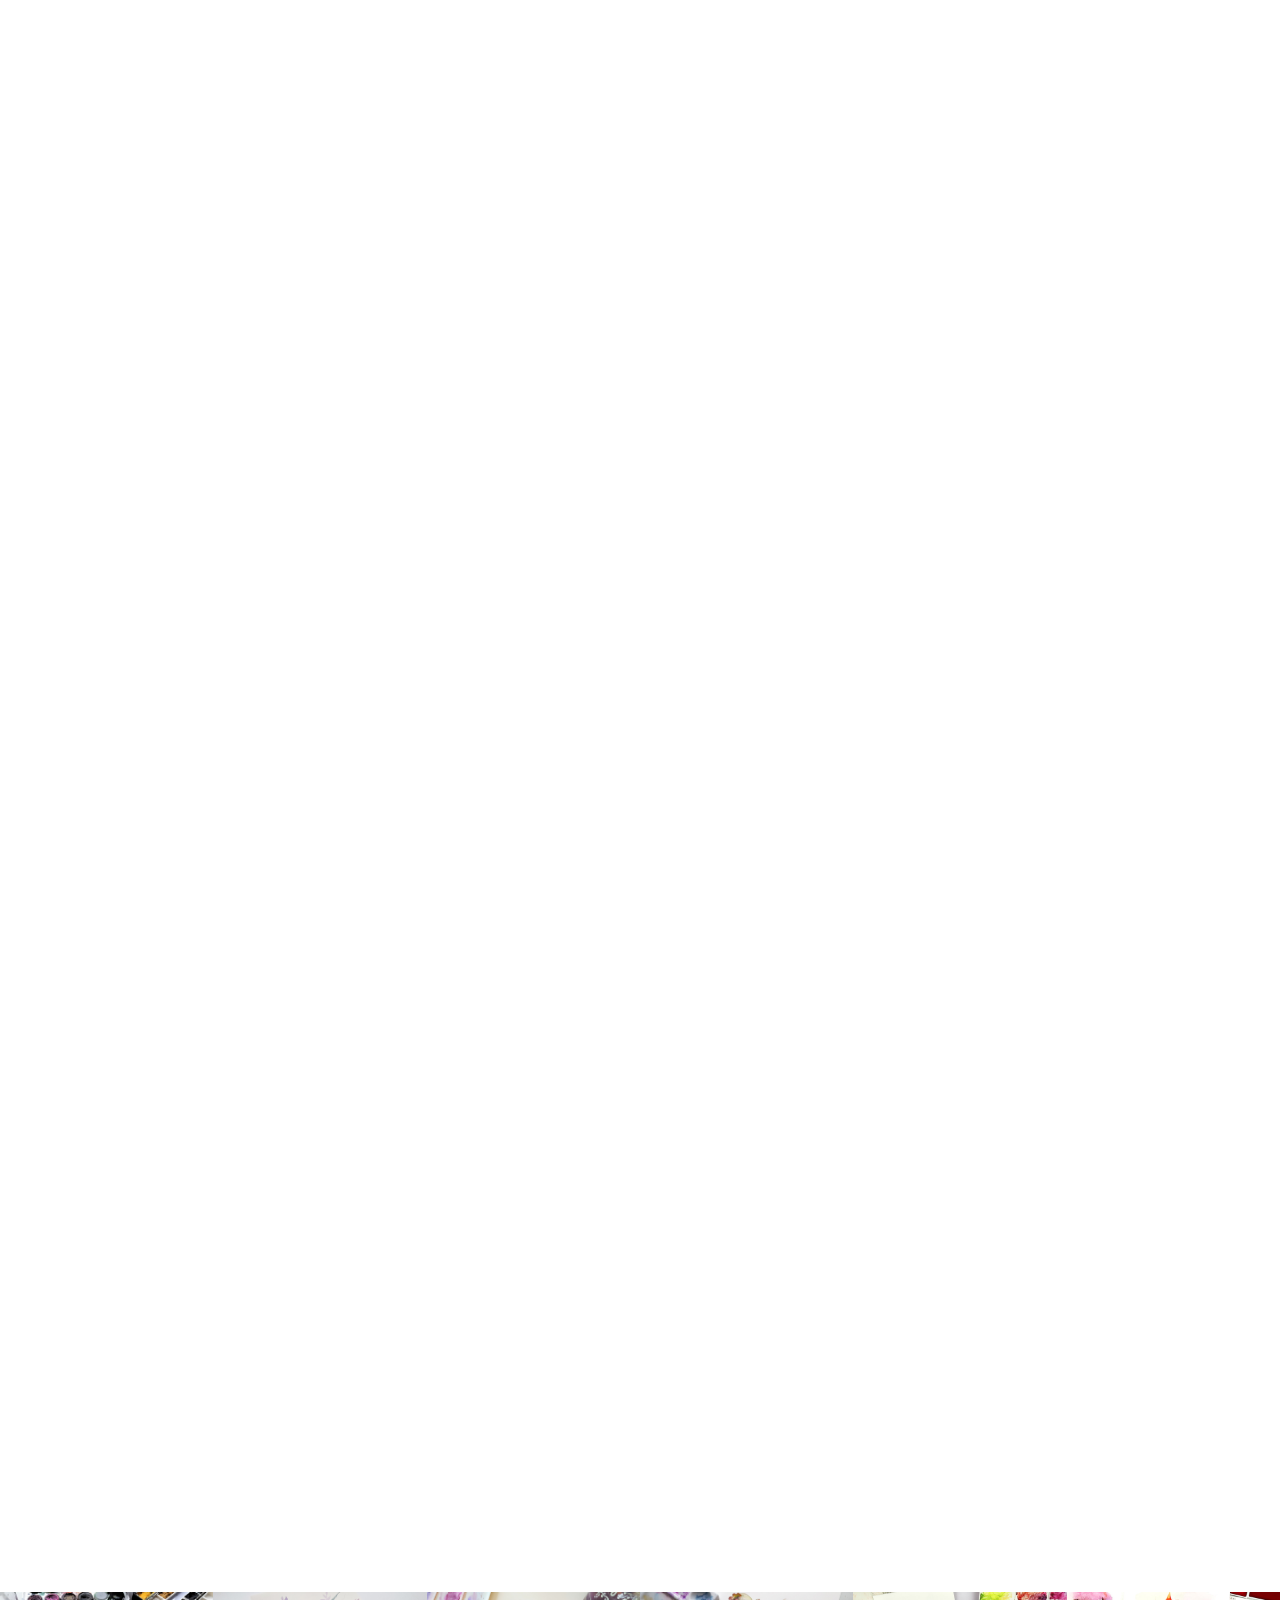
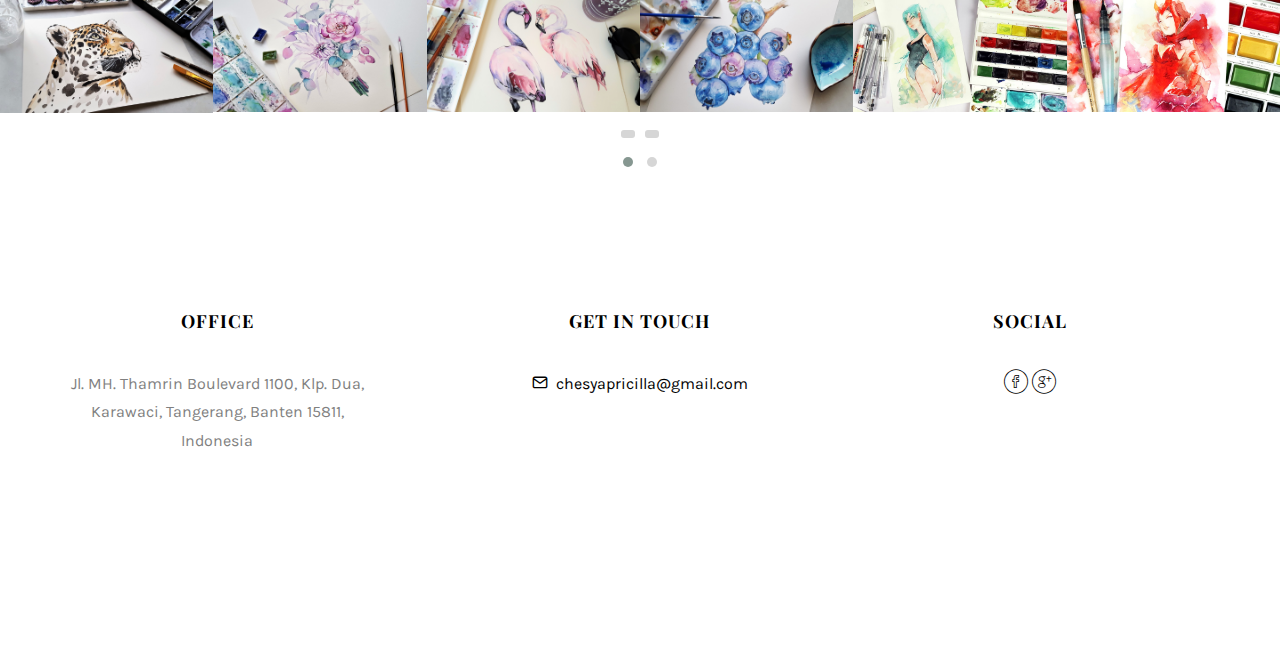
<file: supplies.html>
<!DOCTYPE HTML>
<html>
	<head>
	<meta charset="utf-8">
	<meta http-equiv="X-UA-Compatible" content="IE=edge">
	<title>Sugarin</title>
	<meta name="viewport" content="width=device-width, initial-scale=1">
	<meta name="description" content="sugarin's art portfolio" />
	<meta name="keywords" content="sugarin's art portfolio" />
	<meta name="author" content="chesya pricilla" />


	<link rel="shortcut icon" href="favicon.ico">
	<link href="https://fonts.googleapis.com/css?family=Karla:400,700" rel="stylesheet">
	<link href="https://fonts.googleapis.com/css?family=Playfair+Display:400,400i,700" rel="stylesheet">
	<link rel="stylesheet" href="https://cdnjs.cloudflare.com/ajax/libs/font-awesome/4.7.0/css/font-awesome.min.css">
	
	<!-- CSS disini -->
	<link rel="stylesheet" href="css/animate.css">
	<link rel="stylesheet" href="css/icomoon.css">
	<link rel="stylesheet" href="css/bootstrap.css">
	<link rel="stylesheet" href="css/owl.carousel.min.css">
	<link rel="stylesheet" href="css/owl.theme.default.min.css">
	<link rel="stylesheet" href="css/magnific-popup.css">
	<link rel="stylesheet" href="css/style.css">

	<script src="js/modernizr-2.6.2.min.js"></script>
	</head>
	<body>

	<nav id="sugarin-main-nav" role="navigation">
		<a href="#" class="js-sugarin-nav-toggle sugarin-nav-toggle active"><i></i></a>
		<div class="js-fullheight sugarin-table">
			<div class="sugarin-table-cell js-fullheight">
				<div class="row">
					<div class="col-md-12">
						<div class="form-group">
							<!-- Simple Logo Nama -->
							<aside id="sugarin-aside" role="complementary" >							
							<h1 id="sugarin-logo"><a href="index.html"><span>Che</span><span>sya</span></a></h1>
							<a href="mailto:chesyapricilla@gmail.com" ><i class="icon-mail5"> </i>  chesyapricilla@gmail.com</a> 
							<br>
							<a href="callto:6283895589858" > <i class="icon-phone-call"> </i> +62 838 9558 9858</a> 
							<!-- Search button disini (OPSIONAL) -->
							<!-- <input type="text" class="form-control" id="search" placeholder="Enter any key to search...">
							<button type="submit" class="btn btn-primary"><i class="icon-search3"></i></button> -->
						</div>
					</div>
				</div>

				<!-- MENUUU -->
				<div class="row">
					<div class="col-md-12">
						<ul>
							<li><a href="index.html">Home</a></li>
							<li><a href="portfolio.html">Portfolio</a></li>
							<li class="active"><a href="supplies.html">Art Supplies</a></li>
							<li><a href="about.html">About</a></li>
							<li><a href="submission.html">Submission</a></li>
						</ul>
					</div>
				</div>
				<!-- MENU KELARAN -->

				<div class="row">
					<div class="col-md-12">
						<h2 class="head-title">Gallery</h2>
						<a href="images/img2.jpg" class="gallery image-popup-link text-center" style="background-image: url(images/img2.jpg);">
							<span><i class="icon-search3"></i></span>
						</a>
						<a href="images/img18.jpg" class="gallery image-popup-link text-center" style="background-image: url(images/img18.jpg);">
							<span><i class="icon-search3"></i></span>
						</a>
						<a href="images/img4.jpg" class="gallery image-popup-link text-center" style="background-image: url(images/img4.jpg);">
							<span><i class="icon-search3"></i></span>
						</a>
						<a href="images/img20.jpg" class="gallery image-popup-link text-center" style="background-image: url(images/img20.jpg);">
							<span><i class="icon-search3"></i></span>
						</a>
					</div>
				</div>
			</div>
		</div>
	</nav>
	
	<div id="sugarin-page">
		<header>
			<div class="container">
				<div class="row">
					<div class="col-md-12">
						<div class="sugarin-navbar-brand">
							<a class="sugarin-logo" href="index.html">Sugarin</a>
						</div>
						<a href="#" class="js-sugarin-nav-toggle sugarin-nav-toggle"><i></i></a>
					</div>
				</div>
			</div>
		</header>
		
		<div id="sugarin-supplies">
			<div class="container">
				<div class="row text-center">
					<h2 class="bold">Supplies</h2>
				</div>
				<div class="row">
					<div class="col-md-12">
						<div class="supplies-entry-flex animate-box js-fullheight">
							<div class="col-three-forth js-fullheight">
								<div class="row no-gutters">
									<div class="col-md-12 col-md-push-10 no-gutters">
										<div class="supplies-img js-fullheight" style="background-image: url(images/img24.jpg);">
										</div>
									</div>
								</div>
							</div>
							<div class="col-one-forth js-fullheight">
								<div class="row no-gutters">
									<div class="col-md-12 col-md-pull-12 no-gutters">
										<div class="display-t js-fullheight">
											<div class="display-tc js-fullheight">
												<div class="text-inner text-inner-right">
													<h2><a href="supplies-single.html">Schmincke Tin Pocket Palette 24 Colors</a></h2>
													<p>The Schmincke Horadam Aquarell Full-Pan Paint Metal Set features superior quality, natural ingredients that are carefully selected each year for every formula for highest optimization. These traditional formulas since 1881 are the same in pans and tubes and are used by classic artists like Emil Nolde and Oskar Kokoschka. An optimal amount of Oxgall enables the artist to decide (and not the paint!) as to where the paint should flow moist or stay dry on the paper. 24 colors included in set. Made in Germany.</p>
													<p><a href="https://www.schmincke.de/en/buy.html" class="btn-view">Where to Get</a></p>
												</div>
											</div>
										</div>
									</div>
								</div>
							</div>
						</div>
					</div>

					<div class="col-md-12">
						<div class="supplies-entry-flex animate-box js-fullheight">
							<div class="col-three-forth js-fullheight">
								<div class="row no-gutters">
									<div class="col-md-12 no-gutters">
										<div class="supplies-img js-fullheight" style="background-image: url(images/img23.jpg);">
										</div>
									</div>
								</div>
							</div>
							<div class="col-one-forth js-fullheight">
								<div class="row no-gutters">
									<div class="col-md-12 no-gutters">
										<div class="display-t js-fullheight">
											<div class="display-tc js-fullheight">
												<div class="text-inner text-inner-left">
													<h2><a href="supplies-single.html">Prima Marketing Watercolor Pastel Dreams Edition</a></h2>
													<p>Artist grade, high quality and highly pigmented watercolor pans. Sized perfectly for artists on the go, these professional grade paints provide bright, intense, smooth and long lasting colors that will work beautifully on any art or mixed media project.</p>
													<p><a href="https://www.amazon.com/Prima-Marketing-590253-Watercolor-Confections/dp/B01HUGLOTC" class="btn-view">Where to Get</a></p>
												</div>
											</div>
										</div>
									</div>
								</div>
							</div>
						</div>
					</div>

					<div class="col-md-12">
						<div class="supplies-entry-flex animate-box js-fullheight">
							<div class="col-three-forth js-fullheight">
								<div class="row no-gutters">
									<div class="col-md-12 col-md-push-10 no-gutters">
										<div class="supplies-img js-fullheight" style="background-image: url(images/img11.jpg);">
										</div>
									</div>
								</div>
							</div>
							<div class="col-one-forth js-fullheight">
								<div class="row no-gutters">
									<div class="col-md-12 col-md-pull-12 no-gutters">
										<div class="display-t js-fullheight">
											<div class="display-tc js-fullheight">
												<div class="text-inner text-inner-right">
													<h2><a href="supplies-single.html">Arteza 36 Half Pans Watercolor</a></h2>
													<p>With 36 unique colors and a water brush pen, you can start creating colorful masterpieces right away</p>
													<p><a href="https://arteza.co.uk/" class="btn-view">Where to Get</a></p>
												</div>
											</div>
										</div>
									</div>
								</div>
							</div>
						</div>
					</div>

					<div class="col-md-12">
						<div class="supplies-entry-flex animate-box js-fullheight">
							<div class="col-three-forth js-fullheight">
								<div class="row no-gutters">
									<div class="col-md-12 no-gutters">
										<div class="supplies-img js-fullheight" style="background-image: url(images/img21.jpg);">
										</div>
									</div>
								</div>
							</div>
							<div class="col-one-forth js-fullheight">
								<div class="row no-gutters">
									<div class="col-md-12 no-gutters">
										<div class="display-t js-fullheight">
											<div class="display-tc js-fullheight">
												<div class="text-inner text-inner-left">
													<h2><a href="supplies-single.html">Kuretake Gansai Tambi 36 Colors</a></h2>
													<p>Kuretake Gansai Tambi Watercolors are handcrafted, professional-quality Japanese watercolors with a highly blendable, creamy-smooth consistency. The colors are rich and intense, and exhibit greater opacity than European or American watercolors in traditional Japanese style.</p>
													<p><a href="https://www.jacksonsart.com/brands/kuretake/kuretake-gansai-tambi" class="btn-view">Where to Get</a></p>
												</div>
											</div>
										</div>
									</div>
								</div>
							</div>
						</div>
					</div>

					<div class="col-md-12">
						<div class="supplies-entry-flex animate-box js-fullheight">
							<div class="col-three-forth js-fullheight">
								<div class="row no-gutters">
									<div class="col-md-12 col-md-push-10 no-gutters">
										<div class="supplies-img js-fullheight" style="background-image: url(images/img25.jpg);">
										</div>
									</div>
								</div>
							</div>
							<div class="col-one-forth js-fullheight">
								<div class="row no-gutters">
									<div class="col-md-12 col-md-pull-12 no-gutters">
										<div class="display-t js-fullheight">
											<div class="display-tc js-fullheight">
												<div class="text-inner text-inner-right">
													<h2><a href="supplies-single.html">Holbein Palm Box 36 set Watercolor (HalfPans)</a></h2>
													<p>Holbein watercolours produce brilliant transparent washes as well as powerful clean darks when used in more concentrated applications. A European style transparent watercolour, Holbein watercolour also preserves the brush handling qualities inherent in traditional Japanese watercolour techniques. Without ox-gall or other dispersing agents, Holbein watercolour moves slowly permitting greater colour density and brush control.</p>
													<p><a href="https://www.jacksonsart.com/holbein-watercolour-set-palm-box-12-half-pans" class="btn-view">Where to Get</a></p>
												</div>
											</div>
										</div>
									</div>
								</div>
							</div>
						</div>
					</div>

					<div class="col-md-12">
						<div class="supplies-entry-flex animate-box js-fullheight">
							<div class="col-three-forth js-fullheight">
								<div class="row no-gutters">
									<div class="col-md-12 no-gutters">
										<div class="supplies-img js-fullheight" style="background-image: url(images/img15.jpg);">
										</div>
									</div>
								</div>
							</div>
							<div class="col-one-forth js-fullheight">
								<div class="row no-gutters">
									<div class="col-md-12 no-gutters">
										<div class="display-t js-fullheight">
											<div class="display-tc js-fullheight">
												<div class="text-inner text-inner-left">
													<h2><a href="supplies-single.html">Da Vinci Watercolour Brush 100% Squirrel Fur</a></h2>
													<p>Da Vinci have an international reputation for making world class fine art brushes. They specialise across all mediums and hair types, so browse their range for synthetic and natural hair brushes for oil, acrylic and watercolour.</p>
													<p><a href="https://www.jacksonsart.com/brands/da-vinci/brush---more-shapes/pointed-mop/hair---type/squirrel" class="btn-view">Where to Get</a></p>
												</div>
											</div>
										</div>
									</div>
								</div>
							</div>
						</div>
					</div>
				</div>
			</div>
		</div>
		

 <!-- SMALL GALLERY FOOTER DARI INSTAGRAM  -->
    <div class="instargram_area owl-carousel section_padding_100_0 clearfix" id="portfolio">

        <!--  Item -->
        <div class="instagram_gallery_item">
            <!--  Thumb -->
            <img src="images/instagram-img/art1.jpg" alt="">
            <!-- Hover -->
            <div class="hover_overlay">
                <div class="yummy-table">
                    <div class="yummy-table-cell">
                        <div class="follow-me text-center">
                            <a href="#"><i class="fa fa-instagram" aria-hidden="true"></i> Follow me</a>
                        </div>
                    </div>
                </div>
            </div>
        </div>

        <!--  Item -->
        <div class="instagram_gallery_item">
            <!--  Thumb -->
            <img src="images/instagram-img/art2.jpg" alt="">
            <!-- Hover -->
            <div class="hover_overlay">
                <div class="yummy-table">
                    <div class="yummy-table-cell">
                        <div class="follow-me text-center">
                            <a href="#"><i class="fa fa-instagram" aria-hidden="true"></i> Follow me</a>
                        </div>
                    </div>
                </div>
            </div>
        </div>

        <!--  Item -->
        <div class="instagram_gallery_item">
            <!--  Thumb -->
            <img src="images/instagram-img/art3.jpg" alt="">
            <!-- Hover -->
            <div class="hover_overlay">
                <div class="yummy-table">
                    <div class="yummy-table-cell">
                        <div class="follow-me text-center">
                            <a href="#"><i class="fa fa-instagram" aria-hidden="true"></i> Follow me</a>
                        </div>
                    </div>
                </div>
            </div>
        </div>

        <!--  Item -->
        <div class="instagram_gallery_item">
            <!--  Thumb -->
            <img src="images/instagram-img/art4.jpg" alt="">
            <!-- Hover -->
            <div class="hover_overlay">
                <div class="yummy-table">
                    <div class="yummy-table-cell">
                        <div class="follow-me text-center">
                            <a href="#"><i class="fa fa-instagram" aria-hidden="true"></i> Follow me</a>
                        </div>
                    </div>
                </div>
            </div>
        </div>

        <!--  Item -->
        <div class="instagram_gallery_item">
            <!--  Thumb -->
            <img src="images/instagram-img/art7.jpg" alt="">
            <!-- Hover -->
            <div class="hover_overlay">
                <div class="yummy-table">
                    <div class="yummy-table-cell">
                        <div class="follow-me text-center">
                            <a href="#"><i class="fa fa-instagram" aria-hidden="true"></i> Follow me</a>
                        </div>
                    </div>
                </div>
            </div>
        </div>

        <!--  Item -->
        <div class="instagram_gallery_item">
            <!--  Thumb -->
            <img src="images/instagram-img/art8.jpg" alt="">
            <!-- Hover -->
            <div class="hover_overlay">
                <div class="yummy-table">
                    <div class="yummy-table-cell">
                        <div class="follow-me text-center">
                            <a href="#"><i class="fa fa-instagram" aria-hidden="true"></i> Follow me</a>
                        </div>
                    </div>
                </div>
            </div>
        </div>

        <!--  Item -->
        <div class="instagram_gallery_item">
            <!--  Thumb -->
            <img src="images/instagram-img/img9.jpg" alt="">
            <!-- Hover -->
            <div class="hover_overlay">
                <div class="yummy-table">
                    <div class="yummy-table-cell">
                        <div class="follow-me text-center">
                            <a href="#"><i class="fa fa-instagram" aria-hidden="true"></i> Follow me</a>
                        </div>
                    </div>
                </div>
            </div>
        </div>

        <!--  Item -->
        <div class="instagram_gallery_item">
            <!--  Thumb -->
            <img src="images/instagram-img/img1.jpg" alt="">
            <!-- Hover -->
            <div class="hover_overlay">
                <div class="yummy-table">
                    <div class="yummy-table-cell">
                        <div class="follow-me text-center">
                            <a href="#"><i class="fa fa-instagram" aria-hidden="true"></i> Follow me</a>
                        </div>
                    </div>
                </div>
            </div>
        </div>
    </div>
<!-- SMALL GALLERY IG KELARRR -->

		<footer>
			<div id="footer">
				<div class="container">
					<div class="row">
						<div class="col-md-4 col-pb-sm text-center">
							<div class="row">
								<div class="col-md-10">
									<h2>Office</h2>
									<p>Jl. MH. Thamrin Boulevard 1100, Klp. Dua,  <br> Karawaci, Tangerang, Banten 15811, Indonesia </p>
								</div>
							</div>
						</div>
						<div class="col-md-4 col-pb-sm text-center">
							<h2>Get in Touch</h2>
							<p><a href="mailto:chesyapricilla@gmail.com"><i class="icon-mail5"> </i> chesyapricilla@gmail.com</a></p>
						</div>
						<div class="col-md-4 col-pb-sm text-center">
							<h2>Social</h2>
							<p class="sugarin-social-icons">
								<a href="facebook.com/chesya18"><i class="icon-facebook4"></i></a>
								<a href="#"><i class="icon-googleplus"></i></a>
							</p>
						</div>
					</div>
					
					</div>
				</div>
			</div>
		</footer>
	
	</div>

	<script src="js/jquery.min.js"></script>
	<script src="js/jquery.easing.1.3.js"></script>
	<script src="js/bootstrap.min.js"></script>
	<script src="js/jquery.waypoints.min.js"></script>
	<script src="js/owl.carousel.min.js"></script>
	<script src="js/jquery.magnific-popup.min.js"></script>
	<script src="js/magnific-popup-options.js"></script>
	<script src="js/main.js"></script>

	</body>
</html>
</file>
<file: css/icomoon.css>
@font-face {
  font-family: 'icomoon';
  src:  url('fonts/icomoon.eot?tmere9');
  src:  url('fonts/icomoon.eot?tmere9#iefix') format('embedded-opentype'),
    url('fonts/icomoon.ttf?tmere9') format('truetype'),
    url('fonts/icomoon.woff?tmere9') format('woff'),
    url('fonts/icomoon.svg?tmere9#icomoon') format('svg');
  font-weight: normal;
  font-style: normal;
}

[class^="icon-"], [class*=" icon-"] {
  /* use !important to prevent issues with browser extensions that change fonts */
  font-family: 'icomoon' !important;
  speak: none;
  font-style: normal;
  font-weight: normal;
  font-variant: normal;
  text-transform: none;
  line-height: 1;

  /* Better Font Rendering =========== */
  -webkit-font-smoothing: antialiased;
  -moz-osx-font-smoothing: grayscale;
}

.icon-activity:before {
  content: "\e900";
}
.icon-airplay:before {
  content: "\e901";
}
.icon-alert-circle:before {
  content: "\e902";
}
.icon-alert-octagon:before {
  content: "\e903";
}
.icon-alert-triangle:before {
  content: "\e904";
}
.icon-align-center:before {
  content: "\e905";
}
.icon-align-justify:before {
  content: "\e906";
}
.icon-align-left:before {
  content: "\e907";
}
.icon-align-right:before {
  content: "\e908";
}
.icon-anchor:before {
  content: "\e909";
}
.icon-aperture:before {
  content: "\e90a";
}
.icon-arrow-down3:before {
  content: "\e90b";
}
.icon-arrow-down-circle:before {
  content: "\e90c";
}
.icon-arrow-down-left3:before {
  content: "\e90d";
}
.icon-arrow-down-right3:before {
  content: "\e90e";
}
.icon-arrow-left3:before {
  content: "\e90f";
}
.icon-arrow-left-circle:before {
  content: "\e910";
}
.icon-arrow-right3:before {
  content: "\e911";
}
.icon-arrow-right-circle:before {
  content: "\e912";
}
.icon-arrow-up3:before {
  content: "\e913";
}
.icon-arrow-up-circle:before {
  content: "\e914";
}
.icon-arrow-up-left3:before {
  content: "\e915";
}
.icon-arrow-up-right3:before {
  content: "\e916";
}
.icon-at-sign:before {
  content: "\e917";
}
.icon-award:before {
  content: "\e918";
}
.icon-bar-chart:before {
  content: "\e919";
}
.icon-bar-chart-2:before {
  content: "\e91a";
}
.icon-battery:before {
  content: "\e91b";
}
.icon-battery-charging:before {
  content: "\e91c";
}
.icon-bell2:before {
  content: "\e91d";
}
.icon-bell-off:before {
  content: "\e91e";
}
.icon-bluetooth:before {
  content: "\e91f";
}
.icon-bold2:before {
  content: "\e920";
}
.icon-book2:before {
  content: "\e921";
}
.icon-book-open:before {
  content: "\e922";
}
.icon-bookmark2:before {
  content: "\e923";
}
.icon-box:before {
  content: "\e924";
}
.icon-briefcase2:before {
  content: "\e925";
}
.icon-calendar2:before {
  content: "\e926";
}
.icon-camera2:before {
  content: "\e927";
}
.icon-camera-off:before {
  content: "\e928";
}
.icon-cast:before {
  content: "\e929";
}
.icon-check:before {
  content: "\e92a";
}
.icon-check-circle:before {
  content: "\e92b";
}
.icon-check-square:before {
  content: "\e92c";
}
.icon-chevron-down:before {
  content: "\e92d";
}
.icon-chevron-left:before {
  content: "\e92e";
}
.icon-chevron-right:before {
  content: "\e92f";
}
.icon-chevron-up:before {
  content: "\e930";
}
.icon-chevrons-down:before {
  content: "\e931";
}
.icon-chevrons-left:before {
  content: "\e932";
}
.icon-chevrons-right:before {
  content: "\e933";
}
.icon-chevrons-up:before {
  content: "\e934";
}
.icon-chrome2:before {
  content: "\e935";
}
.icon-circle:before {
  content: "\e936";
}
.icon-clipboard2:before {
  content: "\e937";
}
.icon-clock3:before {
  content: "\e938";
}
.icon-cloud2:before {
  content: "\e939";
}
.icon-cloud-drizzle:before {
  content: "\e93a";
}
.icon-cloud-lightning:before {
  content: "\e93b";
}
.icon-cloud-off:before {
  content: "\e93c";
}
.icon-cloud-rain:before {
  content: "\e93d";
}
.icon-cloud-snow:before {
  content: "\e93e";
}
.icon-code:before {
  content: "\e93f";
}
.icon-codepen2:before {
  content: "\e940";
}
.icon-command2:before {
  content: "\e941";
}
.icon-compass3:before {
  content: "\e942";
}
.icon-copy2:before {
  content: "\e943";
}
.icon-corner-down-left:before {
  content: "\e944";
}
.icon-corner-down-right:before {
  content: "\e945";
}
.icon-corner-left-down:before {
  content: "\e946";
}
.icon-corner-left-up:before {
  content: "\e947";
}
.icon-corner-right-down:before {
  content: "\e948";
}
.icon-corner-right-up:before {
  content: "\e949";
}
.icon-corner-up-left:before {
  content: "\e94a";
}
.icon-corner-up-right:before {
  content: "\e94b";
}
.icon-cpu:before {
  content: "\e94c";
}
.icon-credit-card2:before {
  content: "\e94d";
}
.icon-crop2:before {
  content: "\e94e";
}
.icon-crosshair:before {
  content: "\e94f";
}
.icon-database2:before {
  content: "\e950";
}
.icon-delete:before {
  content: "\e951";
}
.icon-disc:before {
  content: "\e952";
}
.icon-dollar-sign:before {
  content: "\e953";
}
.icon-download4:before {
  content: "\e954";
}
.icon-download-cloud:before {
  content: "\e955";
}
.icon-droplet2:before {
  content: "\e956";
}
.icon-edit:before {
  content: "\e957";
}
.icon-edit-2:before {
  content: "\e958";
}
.icon-edit-3:before {
  content: "\e959";
}
.icon-external-link:before {
  content: "\e95a";
}
.icon-eye2:before {
  content: "\e95b";
}
.icon-eye-off:before {
  content: "\e95c";
}
.icon-facebook3:before {
  content: "\e95d";
}
.icon-fast-forward:before {
  content: "\e95e";
}
.icon-feather:before {
  content: "\e95f";
}
.icon-file:before {
  content: "\e960";
}
.icon-file-minus:before {
  content: "\e961";
}
.icon-file-plus:before {
  content: "\e962";
}
.icon-file-text3:before {
  content: "\e963";
}
.icon-film2:before {
  content: "\e964";
}
.icon-filter2:before {
  content: "\e965";
}
.icon-flag2:before {
  content: "\e966";
}
.icon-folder2:before {
  content: "\e967";
}
.icon-folder-minus2:before {
  content: "\e968";
}
.icon-folder-plus2:before {
  content: "\e969";
}
.icon-git-branch:before {
  content: "\e96a";
}
.icon-git-commit:before {
  content: "\e96b";
}
.icon-git-merge:before {
  content: "\e96c";
}
.icon-git-pull-request:before {
  content: "\e96d";
}
.icon-github2:before {
  content: "\e96e";
}
.icon-gitlab:before {
  content: "\e96f";
}
.icon-globe:before {
  content: "\e970";
}
.icon-grid:before {
  content: "\e971";
}
.icon-hard-drive:before {
  content: "\e972";
}
.icon-hash:before {
  content: "\e973";
}
.icon-headphones2:before {
  content: "\e974";
}
.icon-heart2:before {
  content: "\e975";
}
.icon-help-circle:before {
  content: "\e976";
}
.icon-home4:before {
  content: "\e977";
}
.icon-image2:before {
  content: "\e978";
}
.icon-inbox:before {
  content: "\e979";
}
.icon-info2:before {
  content: "\e97a";
}
.icon-instagram2:before {
  content: "\e97b";
}
.icon-italic2:before {
  content: "\e97c";
}
.icon-layers:before {
  content: "\e97d";
}
.icon-layout:before {
  content: "\e97e";
}
.icon-life-buoy:before {
  content: "\e97f";
}
.icon-link2:before {
  content: "\e980";
}
.icon-link-2:before {
  content: "\e981";
}
.icon-linkedin3:before {
  content: "\e982";
}
.icon-list3:before {
  content: "\e983";
}
.icon-loader:before {
  content: "\e984";
}
.icon-lock2:before {
  content: "\e985";
}
.icon-log-in:before {
  content: "\e986";
}
.icon-log-out:before {
  content: "\e987";
}
.icon-mail5:before {
  content: "\e988";
}
.icon-map3:before {
  content: "\e989";
}
.icon-map-pin:before {
  content: "\e98a";
}
.icon-maximize:before {
  content: "\e98b";
}
.icon-maximize-2:before {
  content: "\e98c";
}
.icon-menu5:before {
  content: "\e98d";
}
.icon-message-circle:before {
  content: "\e98e";
}
.icon-message-square:before {
  content: "\e98f";
}
.icon-mic2:before {
  content: "\e990";
}
.icon-mic-off:before {
  content: "\e991";
}
.icon-minimize:before {
  content: "\e992";
}
.icon-minimize-2:before {
  content: "\e993";
}
.icon-minus2:before {
  content: "\e994";
}
.icon-minus-circle:before {
  content: "\e995";
}
.icon-minus-square:before {
  content: "\e996";
}
.icon-monitor:before {
  content: "\e997";
}
.icon-moon:before {
  content: "\e998";
}
.icon-more-horizontal:before {
  content: "\e999";
}
.icon-more-vertical:before {
  content: "\e99a";
}
.icon-move:before {
  content: "\e99b";
}
.icon-music2:before {
  content: "\e99c";
}
.icon-navigation:before {
  content: "\e99d";
}
.icon-navigation-2:before {
  content: "\e99e";
}
.icon-octagon:before {
  content: "\e99f";
}
.icon-package:before {
  content: "\e9a0";
}
.icon-paperclip:before {
  content: "\e9a1";
}
.icon-pause3:before {
  content: "\e9a2";
}
.icon-pause-circle:before {
  content: "\e9a3";
}
.icon-percent:before {
  content: "\e9a4";
}
.icon-phone2:before {
  content: "\e9a5";
}
.icon-phone-call:before {
  content: "\e9a6";
}
.icon-phone-forwarded:before {
  content: "\e9a7";
}
.icon-phone-incoming:before {
  content: "\e9a8";
}
.icon-phone-missed:before {
  content: "\e9a9";
}
.icon-phone-off:before {
  content: "\e9aa";
}
.icon-phone-outgoing:before {
  content: "\e9ab";
}
.icon-pie-chart2:before {
  content: "\e9ac";
}
.icon-play4:before {
  content: "\e9ad";
}
.icon-play-circle:before {
  content: "\e9ae";
}
.icon-plus2:before {
  content: "\e9af";
}
.icon-plus-circle:before {
  content: "\e9b0";
}
.icon-plus-square:before {
  content: "\e9b1";
}
.icon-pocket:before {
  content: "\e9b2";
}
.icon-power2:before {
  content: "\e9b3";
}
.icon-printer2:before {
  content: "\e9b4";
}
.icon-radio:before {
  content: "\e9b5";
}
.icon-refresh-ccw:before {
  content: "\e9b6";
}
.icon-refresh-cw:before {
  content: "\e9b7";
}
.icon-repeat:before {
  content: "\e9b8";
}
.icon-rewind:before {
  content: "\e9b9";
}
.icon-rotate-ccw:before {
  content: "\e9ba";
}
.icon-rotate-cw:before {
  content: "\e9bb";
}
.icon-rss3:before {
  content: "\e9bc";
}
.icon-save:before {
  content: "\e9bd";
}
.icon-scissors2:before {
  content: "\e9be";
}
.icon-search2:before {
  content: "\e9bf";
}
.icon-send:before {
  content: "\e9c0";
}
.icon-server:before {
  content: "\e9c1";
}
.icon-settings:before {
  content: "\e9c2";
}
.icon-share3:before {
  content: "\e9c3";
}
.icon-share-2:before {
  content: "\e9c4";
}
.icon-shield2:before {
  content: "\e9c5";
}
.icon-shield-off:before {
  content: "\e9c6";
}
.icon-shopping-bag:before {
  content: "\e9c7";
}
.icon-shopping-cart:before {
  content: "\e9c8";
}
.icon-shuffle2:before {
  content: "\e9c9";
}
.icon-sidebar:before {
  content: "\e9ca";
}
.icon-skip-back:before {
  content: "\e9cb";
}
.icon-skip-forward:before {
  content: "\e9cc";
}
.icon-slack:before {
  content: "\e9cd";
}
.icon-slash:before {
  content: "\e9ce";
}
.icon-sliders:before {
  content: "\e9cf";
}
.icon-smartphone:before {
  content: "\e9d0";
}
.icon-speaker:before {
  content: "\e9d1";
}
.icon-square:before {
  content: "\e9d2";
}
.icon-star:before {
  content: "\e9d3";
}
.icon-stop-circle:before {
  content: "\e9d4";
}
.icon-sun2:before {
  content: "\e9d5";
}
.icon-sunrise:before {
  content: "\e9d6";
}
.icon-sunset:before {
  content: "\e9d7";
}
.icon-tablet2:before {
  content: "\e9d8";
}
.icon-tag:before {
  content: "\e9d9";
}
.icon-target2:before {
  content: "\e9da";
}
.icon-terminal2:before {
  content: "\e9db";
}
.icon-thermometer:before {
  content: "\e9dc";
}
.icon-thumbs-down:before {
  content: "\e9dd";
}
.icon-thumbs-up:before {
  content: "\e9de";
}
.icon-toggle-left:before {
  content: "\e9df";
}
.icon-toggle-right:before {
  content: "\e9e0";
}
.icon-trash:before {
  content: "\e9e1";
}
.icon-trash-2:before {
  content: "\e9e2";
}
.icon-trending-down:before {
  content: "\e9e3";
}
.icon-trending-up:before {
  content: "\e9e4";
}
.icon-triangle:before {
  content: "\e9e5";
}
.icon-truck2:before {
  content: "\e9e6";
}
.icon-tv2:before {
  content: "\e9e7";
}
.icon-twitter2:before {
  content: "\e9e8";
}
.icon-type:before {
  content: "\e9e9";
}
.icon-umbrella:before {
  content: "\e9ea";
}
.icon-underline2:before {
  content: "\e9eb";
}
.icon-unlock:before {
  content: "\e9ec";
}
.icon-upload4:before {
  content: "\e9ed";
}
.icon-upload-cloud:before {
  content: "\e9ee";
}
.icon-user2:before {
  content: "\e9ef";
}
.icon-user-check2:before {
  content: "\e9f0";
}
.icon-user-minus2:before {
  content: "\e9f1";
}
.icon-user-plus2:before {
  content: "\e9f2";
}
.icon-user-x:before {
  content: "\e9f3";
}
.icon-users2:before {
  content: "\e9f4";
}
.icon-video:before {
  content: "\e9f5";
}
.icon-video-off:before {
  content: "\e9f6";
}
.icon-voicemail:before {
  content: "\e9f7";
}
.icon-volume:before {
  content: "\e9f8";
}
.icon-volume-1:before {
  content: "\e9f9";
}
.icon-volume-2:before {
  content: "\e9fa";
}
.icon-volume-x:before {
  content: "\e9fb";
}
.icon-watch:before {
  content: "\e9fc";
}
.icon-wifi:before {
  content: "\e9fd";
}
.icon-wifi-off:before {
  content: "\e9fe";
}
.icon-wind:before {
  content: "\e9ff";
}
.icon-x:before {
  content: "\ea00";
}
.icon-x-circle:before {
  content: "\ea01";
}
.icon-x-square:before {
  content: "\ea02";
}
.icon-zap:before {
  content: "\ea03";
}
.icon-zap-off:before {
  content: "\ea04";
}
.icon-zoom-in2:before {
  content: "\ea05";
}
.icon-zoom-out2:before {
  content: "\ea06";
}
.icon-times:before {
  content: "\ea07";
}
.icon-tick:before {
  content: "\ea08";
}
.icon-plus3:before {
  content: "\ea09";
}
.icon-minus3:before {
  content: "\ea0a";
}
.icon-equals:before {
  content: "\ea0b";
}
.icon-divide:before {
  content: "\ea0c";
}
.icon-chevron-right2:before {
  content: "\ea0d";
}
.icon-chevron-left2:before {
  content: "\ea0e";
}
.icon-arrow-right-thick:before {
  content: "\ea0f";
}
.icon-arrow-left-thick:before {
  content: "\ea10";
}
.icon-th-small:before {
  content: "\ea11";
}
.icon-th-menu:before {
  content: "\ea12";
}
.icon-th-list:before {
  content: "\ea13";
}
.icon-th-large:before {
  content: "\ea14";
}
.icon-home5:before {
  content: "\ea15";
}
.icon-arrow-forward:before {
  content: "\ea16";
}
.icon-arrow-back:before {
  content: "\ea17";
}
.icon-rss4:before {
  content: "\ea18";
}
.icon-location3:before {
  content: "\ea19";
}
.icon-link3:before {
  content: "\ea1a";
}
.icon-image3:before {
  content: "\ea1b";
}
.icon-arrow-up-thick:before {
  content: "\ea1c";
}
.icon-arrow-down-thick:before {
  content: "\ea1d";
}
.icon-starburst:before {
  content: "\ea1e";
}
.icon-starburst-outline:before {
  content: "\ea1f";
}
.icon-star2:before {
  content: "\ea20";
}
.icon-flow-children:before {
  content: "\ea21";
}
.icon-export:before {
  content: "\ea22";
}
.icon-delete2:before {
  content: "\ea23";
}
.icon-delete-outline:before {
  content: "\ea24";
}
.icon-cloud-storage:before {
  content: "\ea25";
}
.icon-wi-fi:before {
  content: "\ea26";
}
.icon-heart3:before {
  content: "\ea27";
}
.icon-flash:before {
  content: "\ea28";
}
.icon-cancel:before {
  content: "\ea29";
}
.icon-backspace:before {
  content: "\ea2a";
}
.icon-attachment2:before {
  content: "\ea2b";
}
.icon-arrow-move:before {
  content: "\ea2c";
}
.icon-warning2:before {
  content: "\ea2d";
}
.icon-user3:before {
  content: "\ea2e";
}
.icon-radar:before {
  content: "\ea2f";
}
.icon-lock-open:before {
  content: "\ea30";
}
.icon-lock-closed:before {
  content: "\ea31";
}
.icon-location-arrow:before {
  content: "\ea32";
}
.icon-info3:before {
  content: "\ea33";
}
.icon-user-delete:before {
  content: "\ea34";
}
.icon-user-add:before {
  content: "\ea35";
}
.icon-media-pause:before {
  content: "\ea36";
}
.icon-group:before {
  content: "\ea37";
}
.icon-chart-pie:before {
  content: "\ea38";
}
.icon-chart-line:before {
  content: "\ea39";
}
.icon-chart-bar:before {
  content: "\ea3a";
}
.icon-chart-area:before {
  content: "\ea3b";
}
.icon-video2:before {
  content: "\ea3c";
}
.icon-point-of-interest:before {
  content: "\ea3d";
}
.icon-infinity:before {
  content: "\ea3e";
}
.icon-globe2:before {
  content: "\ea3f";
}
.icon-eye3:before {
  content: "\ea40";
}
.icon-cog2:before {
  content: "\ea41";
}
.icon-camera3:before {
  content: "\ea42";
}
.icon-upload5:before {
  content: "\ea43";
}
.icon-scissors3:before {
  content: "\ea44";
}
.icon-refresh:before {
  content: "\ea45";
}
.icon-pin:before {
  content: "\ea46";
}
.icon-key3:before {
  content: "\ea47";
}
.icon-info-large:before {
  content: "\ea48";
}
.icon-eject2:before {
  content: "\ea49";
}
.icon-download5:before {
  content: "\ea4a";
}
.icon-zoom:before {
  content: "\ea4b";
}
.icon-zoom-out3:before {
  content: "\ea4c";
}
.icon-zoom-in3:before {
  content: "\ea4d";
}
.icon-sort-numerically:before {
  content: "\ea4e";
}
.icon-sort-alphabetically:before {
  content: "\ea4f";
}
.icon-input-checked:before {
  content: "\ea50";
}
.icon-calender:before {
  content: "\ea51";
}
.icon-world:before {
  content: "\ea52";
}
.icon-notes:before {
  content: "\ea53";
}
.icon-code2:before {
  content: "\ea54";
}
.icon-arrow-sync:before {
  content: "\ea55";
}
.icon-arrow-shuffle:before {
  content: "\ea56";
}
.icon-arrow-repeat:before {
  content: "\ea57";
}
.icon-arrow-minimise:before {
  content: "\ea58";
}
.icon-arrow-maximise:before {
  content: "\ea59";
}
.icon-arrow-loop:before {
  content: "\ea5a";
}
.icon-anchor2:before {
  content: "\ea5b";
}
.icon-spanner:before {
  content: "\ea5c";
}
.icon-puzzle:before {
  content: "\ea5d";
}
.icon-power3:before {
  content: "\ea5e";
}
.icon-plane:before {
  content: "\ea5f";
}
.icon-pi:before {
  content: "\ea60";
}
.icon-phone3:before {
  content: "\ea61";
}
.icon-microphone:before {
  content: "\ea62";
}
.icon-media-rewind:before {
  content: "\ea63";
}
.icon-flag3:before {
  content: "\ea64";
}
.icon-adjust-brightness:before {
  content: "\ea65";
}
.icon-waves:before {
  content: "\ea66";
}
.icon-social-twitter:before {
  content: "\ea67";
}
.icon-social-facebook:before {
  content: "\ea68";
}
.icon-social-dribbble:before {
  content: "\ea69";
}
.icon-media-stop:before {
  content: "\ea6a";
}
.icon-media-record:before {
  content: "\ea6b";
}
.icon-media-play:before {
  content: "\ea6c";
}
.icon-media-fast-forward:before {
  content: "\ea6d";
}
.icon-media-eject:before {
  content: "\ea6e";
}
.icon-social-vimeo:before {
  content: "\ea6f";
}
.icon-social-tumbler:before {
  content: "\ea70";
}
.icon-social-skype:before {
  content: "\ea71";
}
.icon-social-pinterest:before {
  content: "\ea72";
}
.icon-social-linkedin:before {
  content: "\ea73";
}
.icon-social-last-fm:before {
  content: "\ea74";
}
.icon-social-github:before {
  content: "\ea75";
}
.icon-social-flickr:before {
  content: "\ea76";
}
.icon-at:before {
  content: "\ea77";
}
.icon-times-outline:before {
  content: "\ea78";
}
.icon-plus-outline:before {
  content: "\ea79";
}
.icon-minus-outline:before {
  content: "\ea7a";
}
.icon-tick-outline:before {
  content: "\ea7b";
}
.icon-th-large-outline:before {
  content: "\ea7c";
}
.icon-equals-outline:before {
  content: "\ea7d";
}
.icon-divide-outline:before {
  content: "\ea7e";
}
.icon-chevron-right-outline:before {
  content: "\ea7f";
}
.icon-chevron-left-outline:before {
  content: "\ea80";
}
.icon-arrow-right-outline:before {
  content: "\ea81";
}
.icon-arrow-left-outline:before {
  content: "\ea82";
}
.icon-th-small-outline:before {
  content: "\ea83";
}
.icon-th-menu-outline:before {
  content: "\ea84";
}
.icon-th-list-outline:before {
  content: "\ea85";
}
.icon-news:before {
  content: "\ea86";
}
.icon-home-outline:before {
  content: "\ea87";
}
.icon-arrow-up-outline:before {
  content: "\ea88";
}
.icon-arrow-forward-outline:before {
  content: "\ea89";
}
.icon-arrow-down-outline:before {
  content: "\ea8a";
}
.icon-arrow-back-outline:before {
  content: "\ea8b";
}
.icon-trash2:before {
  content: "\ea8c";
}
.icon-rss-outline:before {
  content: "\ea8d";
}
.icon-message:before {
  content: "\ea8e";
}
.icon-location-outline:before {
  content: "\ea8f";
}
.icon-link-outline:before {
  content: "\ea90";
}
.icon-image-outline:before {
  content: "\ea91";
}
.icon-export-outline:before {
  content: "\ea92";
}
.icon-cross2:before {
  content: "\ea93";
}
.icon-wi-fi-outline:before {
  content: "\ea94";
}
.icon-star-outline:before {
  content: "\ea95";
}
.icon-media-pause-outline:before {
  content: "\ea96";
}
.icon-mail6:before {
  content: "\ea97";
}
.icon-heart-outline:before {
  content: "\ea98";
}
.icon-flash-outline:before {
  content: "\ea99";
}
.icon-cancel-outline:before {
  content: "\ea9a";
}
.icon-beaker:before {
  content: "\ea9b";
}
.icon-arrow-move-outline:before {
  content: "\ea9c";
}
.icon-watch2:before {
  content: "\ea9d";
}
.icon-warning-outline:before {
  content: "\ea9e";
}
.icon-time:before {
  content: "\ea9f";
}
.icon-radar-outline:before {
  content: "\eaa0";
}
.icon-lock-open-outline:before {
  content: "\eaa1";
}
.icon-location-arrow-outline:before {
  content: "\eaa2";
}
.icon-info-outline:before {
  content: "\eaa3";
}
.icon-backspace-outline:before {
  content: "\eaa4";
}
.icon-attachment-outline:before {
  content: "\eaa5";
}
.icon-user-outline:before {
  content: "\eaa6";
}
.icon-user-delete-outline:before {
  content: "\eaa7";
}
.icon-user-add-outline:before {
  content: "\eaa8";
}
.icon-lock-closed-outline:before {
  content: "\eaa9";
}
.icon-group-outline:before {
  content: "\eaaa";
}
.icon-chart-pie-outline:before {
  content: "\eaab";
}
.icon-chart-line-outline:before {
  content: "\eaac";
}
.icon-chart-bar-outline:before {
  content: "\eaad";
}
.icon-chart-area-outline:before {
  content: "\eaae";
}
.icon-video-outline:before {
  content: "\eaaf";
}
.icon-point-of-interest-outline:before {
  content: "\eab0";
}
.icon-map4:before {
  content: "\eab1";
}
.icon-key-outline:before {
  content: "\eab2";
}
.icon-infinity-outline:before {
  content: "\eab3";
}
.icon-globe-outline:before {
  content: "\eab4";
}
.icon-eye-outline:before {
  content: "\eab5";
}
.icon-cog-outline:before {
  content: "\eab6";
}
.icon-camera-outline:before {
  content: "\eab7";
}
.icon-upload-outline:before {
  content: "\eab8";
}
.icon-support:before {
  content: "\eab9";
}
.icon-scissors-outline:before {
  content: "\eaba";
}
.icon-refresh-outline:before {
  content: "\eabb";
}
.icon-info-large-outline:before {
  content: "\eabc";
}
.icon-eject-outline:before {
  content: "\eabd";
}
.icon-download-outline:before {
  content: "\eabe";
}
.icon-battery-mid:before {
  content: "\eabf";
}
.icon-battery-low:before {
  content: "\eac0";
}
.icon-battery-high:before {
  content: "\eac1";
}
.icon-zoom-outline:before {
  content: "\eac2";
}
.icon-zoom-out-outline:before {
  content: "\eac3";
}
.icon-zoom-in-outline:before {
  content: "\eac4";
}
.icon-tag2:before {
  content: "\eac5";
}
.icon-tabs-outline:before {
  content: "\eac6";
}
.icon-pin-outline:before {
  content: "\eac7";
}
.icon-message-typing:before {
  content: "\eac8";
}
.icon-directions:before {
  content: "\eac9";
}
.icon-battery-full:before {
  content: "\eaca";
}
.icon-battery-charge:before {
  content: "\eacb";
}
.icon-pipette:before {
  content: "\eacc";
}
.icon-pencil3:before {
  content: "\eacd";
}
.icon-folder3:before {
  content: "\eace";
}
.icon-folder-delete:before {
  content: "\eacf";
}
.icon-folder-add:before {
  content: "\ead0";
}
.icon-edit2:before {
  content: "\ead1";
}
.icon-document:before {
  content: "\ead2";
}
.icon-document-delete:before {
  content: "\ead3";
}
.icon-document-add:before {
  content: "\ead4";
}
.icon-brush:before {
  content: "\ead5";
}
.icon-thumbs-up2:before {
  content: "\ead6";
}
.icon-thumbs-down2:before {
  content: "\ead7";
}
.icon-pen2:before {
  content: "\ead8";
}
.icon-sort-numerically-outline:before {
  content: "\ead9";
}
.icon-sort-alphabetically-outline:before {
  content: "\eada";
}
.icon-social-last-fm-circular:before {
  content: "\eadb";
}
.icon-social-github-circular:before {
  content: "\eadc";
}
.icon-compass4:before {
  content: "\eadd";
}
.icon-bookmark3:before {
  content: "\eade";
}
.icon-input-checked-outline:before {
  content: "\eadf";
}
.icon-code-outline:before {
  content: "\eae0";
}
.icon-calender-outline:before {
  content: "\eae1";
}
.icon-business-card:before {
  content: "\eae2";
}
.icon-arrow-up4:before {
  content: "\eae3";
}
.icon-arrow-sync-outline:before {
  content: "\eae4";
}
.icon-arrow-right4:before {
  content: "\eae5";
}
.icon-arrow-repeat-outline:before {
  content: "\eae6";
}
.icon-arrow-loop-outline:before {
  content: "\eae7";
}
.icon-arrow-left4:before {
  content: "\eae8";
}
.icon-flow-switch:before {
  content: "\eae9";
}
.icon-flow-parallel:before {
  content: "\eaea";
}
.icon-flow-merge:before {
  content: "\eaeb";
}
.icon-document-text:before {
  content: "\eaec";
}
.icon-clipboard3:before {
  content: "\eaed";
}
.icon-calculator2:before {
  content: "\eaee";
}
.icon-arrow-minimise-outline:before {
  content: "\eaef";
}
.icon-arrow-maximise-outline:before {
  content: "\eaf0";
}
.icon-arrow-down4:before {
  content: "\eaf1";
}
.icon-gift2:before {
  content: "\eaf2";
}
.icon-film3:before {
  content: "\eaf3";
}
.icon-database3:before {
  content: "\eaf4";
}
.icon-bell3:before {
  content: "\eaf5";
}
.icon-anchor-outline:before {
  content: "\eaf6";
}
.icon-adjust-contrast:before {
  content: "\eaf7";
}
.icon-world-outline:before {
  content: "\eaf8";
}
.icon-shopping-bag2:before {
  content: "\eaf9";
}
.icon-power-outline:before {
  content: "\eafa";
}
.icon-notes-outline:before {
  content: "\eafb";
}
.icon-device-tablet:before {
  content: "\eafc";
}
.icon-device-phone:before {
  content: "\eafd";
}
.icon-device-laptop:before {
  content: "\eafe";
}
.icon-device-desktop:before {
  content: "\eaff";
}
.icon-briefcase3:before {
  content: "\eb00";
}
.icon-stopwatch2:before {
  content: "\eb01";
}
.icon-spanner-outline:before {
  content: "\eb02";
}
.icon-puzzle-outline:before {
  content: "\eb03";
}
.icon-printer3:before {
  content: "\eb04";
}
.icon-pi-outline:before {
  content: "\eb05";
}
.icon-lightbulb:before {
  content: "\eb06";
}
.icon-flag-outline:before {
  content: "\eb07";
}
.icon-contacts:before {
  content: "\eb08";
}
.icon-archive:before {
  content: "\eb09";
}
.icon-weather-stormy:before {
  content: "\eb0a";
}
.icon-weather-shower:before {
  content: "\eb0b";
}
.icon-weather-partly-sunny:before {
  content: "\eb0c";
}
.icon-weather-downpour:before {
  content: "\eb0d";
}
.icon-weather-cloudy:before {
  content: "\eb0e";
}
.icon-plane-outline:before {
  content: "\eb0f";
}
.icon-phone-outline:before {
  content: "\eb10";
}
.icon-microphone-outline:before {
  content: "\eb11";
}
.icon-weather-windy:before {
  content: "\eb12";
}
.icon-weather-windy-cloudy:before {
  content: "\eb13";
}
.icon-weather-sunny:before {
  content: "\eb14";
}
.icon-weather-snow:before {
  content: "\eb15";
}
.icon-weather-night:before {
  content: "\eb16";
}
.icon-media-stop-outline:before {
  content: "\eb17";
}
.icon-media-rewind-outline:before {
  content: "\eb18";
}
.icon-media-record-outline:before {
  content: "\eb19";
}
.icon-media-play-outline:before {
  content: "\eb1a";
}
.icon-media-fast-forward-outline:before {
  content: "\eb1b";
}
.icon-media-eject-outline:before {
  content: "\eb1c";
}
.icon-wine:before {
  content: "\eb1d";
}
.icon-waves-outline:before {
  content: "\eb1e";
}
.icon-ticket2:before {
  content: "\eb1f";
}
.icon-tags:before {
  content: "\eb20";
}
.icon-plug:before {
  content: "\eb21";
}
.icon-headphones3:before {
  content: "\eb22";
}
.icon-credit-card3:before {
  content: "\eb23";
}
.icon-coffee:before {
  content: "\eb24";
}
.icon-book3:before {
  content: "\eb25";
}
.icon-beer:before {
  content: "\eb26";
}
.icon-volume2:before {
  content: "\eb27";
}
.icon-volume-up:before {
  content: "\eb28";
}
.icon-volume-mute3:before {
  content: "\eb29";
}
.icon-volume-down:before {
  content: "\eb2a";
}
.icon-social-vimeo-circular:before {
  content: "\eb2b";
}
.icon-social-twitter-circular:before {
  content: "\eb2c";
}
.icon-social-pinterest-circular:before {
  content: "\eb2d";
}
.icon-social-linkedin-circular:before {
  content: "\eb2e";
}
.icon-social-facebook-circular:before {
  content: "\eb2f";
}
.icon-social-dribbble-circular:before {
  content: "\eb30";
}
.icon-tree2:before {
  content: "\eb31";
}
.icon-thermometer2:before {
  content: "\eb32";
}
.icon-social-tumbler-circular:before {
  content: "\eb33";
}
.icon-social-skype-outline:before {
  content: "\eb34";
}
.icon-social-flickr-circular:before {
  content: "\eb35";
}
.icon-social-at-circular:before {
  content: "\eb36";
}
.icon-shopping-cart2:before {
  content: "\eb37";
}
.icon-messages:before {
  content: "\eb38";
}
.icon-leaf2:before {
  content: "\eb39";
}
.icon-feather2:before {
  content: "\eb3a";
}
.icon-box2:before {
  content: "\eb3b";
}
.icon-write:before {
  content: "\eb3c";
}
.icon-clock4:before {
  content: "\eb3d";
}
.icon-reply2:before {
  content: "\eb3e";
}
.icon-reply-all:before {
  content: "\eb3f";
}
.icon-forward4:before {
  content: "\eb40";
}
.icon-flag4:before {
  content: "\eb41";
}
.icon-search3:before {
  content: "\eb42";
}
.icon-trash3:before {
  content: "\eb43";
}
.icon-envelope:before {
  content: "\eb44";
}
.icon-bubble3:before {
  content: "\eb45";
}
.icon-bubbles5:before {
  content: "\eb46";
}
.icon-user4:before {
  content: "\eb47";
}
.icon-users3:before {
  content: "\eb48";
}
.icon-cloud3:before {
  content: "\eb49";
}
.icon-download6:before {
  content: "\eb4a";
}
.icon-upload6:before {
  content: "\eb4b";
}
.icon-rain:before {
  content: "\eb4c";
}
.icon-sun3:before {
  content: "\eb4d";
}
.icon-moon2:before {
  content: "\eb4e";
}
.icon-bell4:before {
  content: "\eb4f";
}
.icon-folder4:before {
  content: "\eb50";
}
.icon-pin2:before {
  content: "\eb51";
}
.icon-sound:before {
  content: "\eb52";
}
.icon-microphone2:before {
  content: "\eb53";
}
.icon-camera4:before {
  content: "\eb54";
}
.icon-image4:before {
  content: "\eb55";
}
.icon-cog3:before {
  content: "\eb56";
}
.icon-calendar3:before {
  content: "\eb57";
}
.icon-book4:before {
  content: "\eb58";
}
.icon-map-marker:before {
  content: "\eb59";
}
.icon-store:before {
  content: "\eb5a";
}
.icon-support2:before {
  content: "\eb5b";
}
.icon-tag3:before {
  content: "\eb5c";
}
.icon-heart4:before {
  content: "\eb5d";
}
.icon-video-camera2:before {
  content: "\eb5e";
}
.icon-trophy2:before {
  content: "\eb5f";
}
.icon-cart2:before {
  content: "\eb60";
}
.icon-eye4:before {
  content: "\eb61";
}
.icon-cancel2:before {
  content: "\eb62";
}
.icon-chart:before {
  content: "\eb63";
}
.icon-target3:before {
  content: "\eb64";
}
.icon-printer4:before {
  content: "\eb65";
}
.icon-location4:before {
  content: "\eb66";
}
.icon-bookmark4:before {
  content: "\eb67";
}
.icon-monitor2:before {
  content: "\eb68";
}
.icon-cross3:before {
  content: "\eb69";
}
.icon-plus4:before {
  content: "\eb6a";
}
.icon-left:before {
  content: "\eb6b";
}
.icon-up:before {
  content: "\eb6c";
}
.icon-browser:before {
  content: "\eb6d";
}
.icon-windows2:before {
  content: "\eb6e";
}
.icon-switch2:before {
  content: "\eb6f";
}
.icon-dashboard:before {
  content: "\eb70";
}
.icon-play5:before {
  content: "\eb71";
}
.icon-fast-forward2:before {
  content: "\eb72";
}
.icon-next3:before {
  content: "\eb73";
}
.icon-refresh2:before {
  content: "\eb74";
}
.icon-film4:before {
  content: "\eb75";
}
.icon-home6:before {
  content: "\eb76";
}
.icon-home:before {
  content: "\eb77";
}
.icon-home2:before {
  content: "\eb78";
}
.icon-home3:before {
  content: "\eb79";
}
.icon-office:before {
  content: "\eb7a";
}
.icon-newspaper:before {
  content: "\eb7b";
}
.icon-pencil:before {
  content: "\eb7c";
}
.icon-pencil2:before {
  content: "\eb7d";
}
.icon-quill:before {
  content: "\eb7e";
}
.icon-pen:before {
  content: "\eb7f";
}
.icon-blog:before {
  content: "\eb80";
}
.icon-eyedropper:before {
  content: "\eb81";
}
.icon-droplet:before {
  content: "\eb82";
}
.icon-paint-format:before {
  content: "\eb83";
}
.icon-image:before {
  content: "\eb84";
}
.icon-images:before {
  content: "\eb85";
}
.icon-camera:before {
  content: "\eb86";
}
.icon-headphones:before {
  content: "\eb87";
}
.icon-music:before {
  content: "\eb88";
}
.icon-play:before {
  content: "\eb89";
}
.icon-film:before {
  content: "\eb8a";
}
.icon-video-camera:before {
  content: "\eb8b";
}
.icon-dice:before {
  content: "\eb8c";
}
.icon-pacman:before {
  content: "\eb8d";
}
.icon-spades:before {
  content: "\eb8e";
}
.icon-clubs:before {
  content: "\eb8f";
}
.icon-diamonds:before {
  content: "\eb90";
}
.icon-bullhorn:before {
  content: "\eb91";
}
.icon-connection:before {
  content: "\eb92";
}
.icon-podcast:before {
  content: "\eb93";
}
.icon-feed:before {
  content: "\eb94";
}
.icon-mic:before {
  content: "\eb95";
}
.icon-book:before {
  content: "\eb96";
}
.icon-books:before {
  content: "\eb97";
}
.icon-library:before {
  content: "\eb98";
}
.icon-file-text:before {
  content: "\eb99";
}
.icon-profile:before {
  content: "\eb9a";
}
.icon-file-empty:before {
  content: "\eb9b";
}
.icon-files-empty:before {
  content: "\eb9c";
}
.icon-file-text2:before {
  content: "\eb9d";
}
.icon-file-picture:before {
  content: "\eb9e";
}
.icon-file-music:before {
  content: "\eb9f";
}
.icon-file-play:before {
  content: "\eba0";
}
.icon-file-video:before {
  content: "\eba1";
}
.icon-file-zip:before {
  content: "\eba2";
}
.icon-copy:before {
  content: "\eba3";
}
.icon-paste:before {
  content: "\eba4";
}
.icon-stack:before {
  content: "\eba5";
}
.icon-folder:before {
  content: "\eba6";
}
.icon-folder-open:before {
  content: "\eba7";
}
.icon-folder-plus:before {
  content: "\eba8";
}
.icon-folder-minus:before {
  content: "\eba9";
}
.icon-folder-download:before {
  content: "\ebaa";
}
.icon-folder-upload:before {
  content: "\ebab";
}
.icon-price-tag:before {
  content: "\ebac";
}
.icon-price-tags:before {
  content: "\ebad";
}
.icon-barcode:before {
  content: "\ebae";
}
.icon-qrcode:before {
  content: "\ebaf";
}
.icon-ticket:before {
  content: "\ebb0";
}
.icon-cart:before {
  content: "\ebb1";
}
.icon-coin-dollar:before {
  content: "\ebb2";
}
.icon-coin-euro:before {
  content: "\ebb3";
}
.icon-coin-pound:before {
  content: "\ebb4";
}
.icon-coin-yen:before {
  content: "\ebb5";
}
.icon-credit-card:before {
  content: "\ebb6";
}
.icon-calculator:before {
  content: "\ebb7";
}
.icon-lifebuoy:before {
  content: "\ebb8";
}
.icon-phone:before {
  content: "\ebb9";
}
.icon-phone-hang-up:before {
  content: "\ebba";
}
.icon-address-book:before {
  content: "\ebbb";
}
.icon-envelop:before {
  content: "\ebbc";
}
.icon-pushpin:before {
  content: "\ebbd";
}
.icon-location:before {
  content: "\ebbe";
}
.icon-location2:before {
  content: "\ebbf";
}
.icon-compass:before {
  content: "\ebc0";
}
.icon-compass2:before {
  content: "\ebc1";
}
.icon-map:before {
  content: "\ebc2";
}
.icon-map2:before {
  content: "\ebc3";
}
.icon-history:before {
  content: "\ebc4";
}
.icon-clock:before {
  content: "\ebc5";
}
.icon-clock2:before {
  content: "\ebc6";
}
.icon-alarm:before {
  content: "\ebc7";
}
.icon-bell:before {
  content: "\ebc8";
}
.icon-stopwatch:before {
  content: "\ebc9";
}
.icon-calendar:before {
  content: "\ebca";
}
.icon-printer:before {
  content: "\ebcb";
}
.icon-keyboard:before {
  content: "\ebcc";
}
.icon-display:before {
  content: "\ebcd";
}
.icon-laptop:before {
  content: "\ebce";
}
.icon-mobile:before {
  content: "\ebcf";
}
.icon-mobile2:before {
  content: "\ebd0";
}
.icon-tablet:before {
  content: "\ebd1";
}
.icon-tv:before {
  content: "\ebd2";
}
.icon-drawer:before {
  content: "\ebd3";
}
.icon-drawer2:before {
  content: "\ebd4";
}
.icon-box-add:before {
  content: "\ebd5";
}
.icon-box-remove:before {
  content: "\ebd6";
}
.icon-download:before {
  content: "\ebd7";
}
.icon-upload:before {
  content: "\ebd8";
}
.icon-floppy-disk:before {
  content: "\ebd9";
}
.icon-drive:before {
  content: "\ebda";
}
.icon-database:before {
  content: "\ebdb";
}
.icon-undo:before {
  content: "\ebdc";
}
.icon-redo:before {
  content: "\ebdd";
}
.icon-undo2:before {
  content: "\ebde";
}
.icon-redo2:before {
  content: "\ebdf";
}
.icon-forward:before {
  content: "\ebe0";
}
.icon-reply:before {
  content: "\ebe1";
}
.icon-bubble:before {
  content: "\ebe2";
}
.icon-bubbles:before {
  content: "\ebe3";
}
.icon-bubbles2:before {
  content: "\ebe4";
}
.icon-bubble2:before {
  content: "\ebe5";
}
.icon-bubbles3:before {
  content: "\ebe6";
}
.icon-bubbles4:before {
  content: "\ebe7";
}
.icon-user:before {
  content: "\ebe8";
}
.icon-users:before {
  content: "\ebe9";
}
.icon-user-plus:before {
  content: "\ebea";
}
.icon-user-minus:before {
  content: "\ebeb";
}
.icon-user-check:before {
  content: "\ebec";
}
.icon-user-tie:before {
  content: "\ebed";
}
.icon-quotes-left:before {
  content: "\ebee";
}
.icon-quotes-right:before {
  content: "\ebef";
}
.icon-hour-glass:before {
  content: "\ebf0";
}
.icon-spinner:before {
  content: "\ebf1";
}
.icon-spinner2:before {
  content: "\ebf2";
}
.icon-spinner3:before {
  content: "\ebf3";
}
.icon-spinner4:before {
  content: "\ebf4";
}
.icon-spinner5:before {
  content: "\ebf5";
}
.icon-spinner6:before {
  content: "\ebf6";
}
.icon-spinner7:before {
  content: "\ebf7";
}
.icon-spinner8:before {
  content: "\ebf8";
}
.icon-spinner9:before {
  content: "\ebf9";
}
.icon-spinner10:before {
  content: "\ebfa";
}
.icon-spinner11:before {
  content: "\ebfb";
}
.icon-binoculars:before {
  content: "\ebfc";
}
.icon-search:before {
  content: "\ebfd";
}
.icon-zoom-in:before {
  content: "\ebfe";
}
.icon-zoom-out:before {
  content: "\ebff";
}
.icon-enlarge:before {
  content: "\ec00";
}
.icon-shrink:before {
  content: "\ec01";
}
.icon-enlarge2:before {
  content: "\ec02";
}
.icon-shrink2:before {
  content: "\ec03";
}
.icon-key:before {
  content: "\ec04";
}
.icon-key2:before {
  content: "\ec05";
}
.icon-lock:before {
  content: "\ec06";
}
.icon-unlocked:before {
  content: "\ec07";
}
.icon-wrench:before {
  content: "\ec08";
}
.icon-equalizer:before {
  content: "\ec09";
}
.icon-equalizer2:before {
  content: "\ec0a";
}
.icon-cog:before {
  content: "\ec0b";
}
.icon-cogs:before {
  content: "\ec0c";
}
.icon-hammer:before {
  content: "\ec0d";
}
.icon-magic-wand:before {
  content: "\ec0e";
}
.icon-aid-kit:before {
  content: "\ec0f";
}
.icon-bug:before {
  content: "\ec10";
}
.icon-pie-chart:before {
  content: "\ec11";
}
.icon-stats-dots:before {
  content: "\ec12";
}
.icon-stats-bars:before {
  content: "\ec13";
}
.icon-stats-bars2:before {
  content: "\ec14";
}
.icon-trophy:before {
  content: "\ec15";
}
.icon-gift:before {
  content: "\ec16";
}
.icon-glass:before {
  content: "\ec17";
}
.icon-glass2:before {
  content: "\ec18";
}
.icon-mug:before {
  content: "\ec19";
}
.icon-spoon-knife:before {
  content: "\ec1a";
}
.icon-leaf:before {
  content: "\ec1b";
}
.icon-rocket:before {
  content: "\ec1c";
}
.icon-meter:before {
  content: "\ec1d";
}
.icon-meter2:before {
  content: "\ec1e";
}
.icon-hammer2:before {
  content: "\ec1f";
}
.icon-fire:before {
  content: "\ec20";
}
.icon-lab:before {
  content: "\ec21";
}
.icon-magnet:before {
  content: "\ec22";
}
.icon-bin:before {
  content: "\ec23";
}
.icon-bin2:before {
  content: "\ec24";
}
.icon-briefcase:before {
  content: "\ec25";
}
.icon-airplane:before {
  content: "\ec26";
}
.icon-truck:before {
  content: "\ec27";
}
.icon-road:before {
  content: "\ec28";
}
.icon-accessibility:before {
  content: "\ec29";
}
.icon-target:before {
  content: "\ec2a";
}
.icon-shield:before {
  content: "\ec2b";
}
.icon-power:before {
  content: "\ec2c";
}
.icon-switch:before {
  content: "\ec2d";
}
.icon-power-cord:before {
  content: "\ec2e";
}
.icon-clipboard:before {
  content: "\ec2f";
}
.icon-list-numbered:before {
  content: "\ec30";
}
.icon-list:before {
  content: "\ec31";
}
.icon-list2:before {
  content: "\ec32";
}
.icon-tree:before {
  content: "\ec33";
}
.icon-menu:before {
  content: "\ec34";
}
.icon-menu2:before {
  content: "\ec35";
}
.icon-menu3:before {
  content: "\ec36";
}
.icon-menu4:before {
  content: "\ec37";
}
.icon-cloud:before {
  content: "\ec38";
}
.icon-cloud-download:before {
  content: "\ec39";
}
.icon-cloud-upload:before {
  content: "\ec3a";
}
.icon-cloud-check:before {
  content: "\ec3b";
}
.icon-download2:before {
  content: "\ec3c";
}
.icon-upload2:before {
  content: "\ec3d";
}
.icon-download3:before {
  content: "\ec3e";
}
.icon-upload3:before {
  content: "\ec3f";
}
.icon-sphere:before {
  content: "\ec40";
}
.icon-earth:before {
  content: "\ec41";
}
.icon-link:before {
  content: "\ec42";
}
.icon-flag:before {
  content: "\ec43";
}
.icon-attachment:before {
  content: "\ec44";
}
.icon-eye:before {
  content: "\ec45";
}
.icon-eye-plus:before {
  content: "\ec46";
}
.icon-eye-minus:before {
  content: "\ec47";
}
.icon-eye-blocked:before {
  content: "\ec48";
}
.icon-bookmark:before {
  content: "\ec49";
}
.icon-bookmarks:before {
  content: "\ec4a";
}
.icon-sun:before {
  content: "\ec4b";
}
.icon-contrast:before {
  content: "\ec4c";
}
.icon-brightness-contrast:before {
  content: "\ec4d";
}
.icon-star-empty:before {
  content: "\ec4e";
}
.icon-star-half:before {
  content: "\ec4f";
}
.icon-star-full:before {
  content: "\ec50";
}
.icon-heart:before {
  content: "\ec51";
}
.icon-heart-broken:before {
  content: "\ec52";
}
.icon-man:before {
  content: "\ec53";
}
.icon-woman:before {
  content: "\ec54";
}
.icon-man-woman:before {
  content: "\ec55";
}
.icon-happy:before {
  content: "\ec56";
}
.icon-happy2:before {
  content: "\ec57";
}
.icon-smile:before {
  content: "\ec58";
}
.icon-smile2:before {
  content: "\ec59";
}
.icon-tongue:before {
  content: "\ec5a";
}
.icon-tongue2:before {
  content: "\ec5b";
}
.icon-sad:before {
  content: "\ec5c";
}
.icon-sad2:before {
  content: "\ec5d";
}
.icon-wink:before {
  content: "\ec5e";
}
.icon-wink2:before {
  content: "\ec5f";
}
.icon-grin:before {
  content: "\ec60";
}
.icon-grin2:before {
  content: "\ec61";
}
.icon-cool:before {
  content: "\ec62";
}
.icon-cool2:before {
  content: "\ec63";
}
.icon-angry:before {
  content: "\ec64";
}
.icon-angry2:before {
  content: "\ec65";
}
.icon-evil:before {
  content: "\ec66";
}
.icon-evil2:before {
  content: "\ec67";
}
.icon-shocked:before {
  content: "\ec68";
}
.icon-shocked2:before {
  content: "\ec69";
}
.icon-baffled:before {
  content: "\ec6a";
}
.icon-baffled2:before {
  content: "\ec6b";
}
.icon-confused:before {
  content: "\ec6c";
}
.icon-confused2:before {
  content: "\ec6d";
}
.icon-neutral:before {
  content: "\ec6e";
}
.icon-neutral2:before {
  content: "\ec6f";
}
.icon-hipster:before {
  content: "\ec70";
}
.icon-hipster2:before {
  content: "\ec71";
}
.icon-wondering:before {
  content: "\ec72";
}
.icon-wondering2:before {
  content: "\ec73";
}
.icon-sleepy:before {
  content: "\ec74";
}
.icon-sleepy2:before {
  content: "\ec75";
}
.icon-frustrated:before {
  content: "\ec76";
}
.icon-frustrated2:before {
  content: "\ec77";
}
.icon-crying:before {
  content: "\ec78";
}
.icon-crying2:before {
  content: "\ec79";
}
.icon-point-up:before {
  content: "\ec7a";
}
.icon-point-right:before {
  content: "\ec7b";
}
.icon-point-down:before {
  content: "\ec7c";
}
.icon-point-left:before {
  content: "\ec7d";
}
.icon-warning:before {
  content: "\ec7e";
}
.icon-notification:before {
  content: "\ec7f";
}
.icon-question:before {
  content: "\ec80";
}
.icon-plus:before {
  content: "\ec81";
}
.icon-minus:before {
  content: "\ec82";
}
.icon-info:before {
  content: "\ec83";
}
.icon-cancel-circle:before {
  content: "\ec84";
}
.icon-blocked:before {
  content: "\ec85";
}
.icon-cross:before {
  content: "\ec86";
}
.icon-checkmark:before {
  content: "\ec87";
}
.icon-checkmark2:before {
  content: "\ec88";
}
.icon-spell-check:before {
  content: "\ec89";
}
.icon-enter:before {
  content: "\ec8a";
}
.icon-exit:before {
  content: "\ec8b";
}
.icon-play2:before {
  content: "\ec8c";
}
.icon-pause:before {
  content: "\ec8d";
}
.icon-stop:before {
  content: "\ec8e";
}
.icon-previous:before {
  content: "\ec8f";
}
.icon-next:before {
  content: "\ec90";
}
.icon-backward:before {
  content: "\ec91";
}
.icon-forward2:before {
  content: "\ec92";
}
.icon-play3:before {
  content: "\ec93";
}
.icon-pause2:before {
  content: "\ec94";
}
.icon-stop2:before {
  content: "\ec95";
}
.icon-backward2:before {
  content: "\ec96";
}
.icon-forward3:before {
  content: "\ec97";
}
.icon-first:before {
  content: "\ec98";
}
.icon-last:before {
  content: "\ec99";
}
.icon-previous2:before {
  content: "\ec9a";
}
.icon-next2:before {
  content: "\ec9b";
}
.icon-eject:before {
  content: "\ec9c";
}
.icon-volume-high:before {
  content: "\ec9d";
}
.icon-volume-medium:before {
  content: "\ec9e";
}
.icon-volume-low:before {
  content: "\ec9f";
}
.icon-volume-mute:before {
  content: "\eca0";
}
.icon-volume-mute2:before {
  content: "\eca1";
}
.icon-volume-increase:before {
  content: "\eca2";
}
.icon-volume-decrease:before {
  content: "\eca3";
}
.icon-loop:before {
  content: "\eca4";
}
.icon-loop2:before {
  content: "\eca5";
}
.icon-infinite:before {
  content: "\eca6";
}
.icon-shuffle:before {
  content: "\eca7";
}
.icon-arrow-up-left:before {
  content: "\eca8";
}
.icon-arrow-up:before {
  content: "\eca9";
}
.icon-arrow-up-right:before {
  content: "\ecaa";
}
.icon-arrow-right:before {
  content: "\ecab";
}
.icon-arrow-down-right:before {
  content: "\ecac";
}
.icon-arrow-down:before {
  content: "\ecad";
}
.icon-arrow-down-left:before {
  content: "\ecae";
}
.icon-arrow-left:before {
  content: "\ecaf";
}
.icon-arrow-up-left2:before {
  content: "\ecb0";
}
.icon-arrow-up2:before {
  content: "\ecb1";
}
.icon-arrow-up-right2:before {
  content: "\ecb2";
}
.icon-arrow-right2:before {
  content: "\ecb3";
}
.icon-arrow-down-right2:before {
  content: "\ecb4";
}
.icon-arrow-down2:before {
  content: "\ecb5";
}
.icon-arrow-down-left2:before {
  content: "\ecb6";
}
.icon-arrow-left2:before {
  content: "\ecb7";
}
.icon-circle-up:before {
  content: "\ecb8";
}
.icon-circle-right:before {
  content: "\ecb9";
}
.icon-circle-down:before {
  content: "\ecba";
}
.icon-circle-left:before {
  content: "\ecbb";
}
.icon-tab:before {
  content: "\ecbc";
}
.icon-move-up:before {
  content: "\ecbd";
}
.icon-move-down:before {
  content: "\ecbe";
}
.icon-sort-alpha-asc:before {
  content: "\ecbf";
}
.icon-sort-alpha-desc:before {
  content: "\ecc0";
}
.icon-sort-numeric-asc:before {
  content: "\ecc1";
}
.icon-sort-numberic-desc:before {
  content: "\ecc2";
}
.icon-sort-amount-asc:before {
  content: "\ecc3";
}
.icon-sort-amount-desc:before {
  content: "\ecc4";
}
.icon-command:before {
  content: "\ecc5";
}
.icon-shift:before {
  content: "\ecc6";
}
.icon-ctrl:before {
  content: "\ecc7";
}
.icon-opt:before {
  content: "\ecc8";
}
.icon-checkbox-checked:before {
  content: "\ecc9";
}
.icon-checkbox-unchecked:before {
  content: "\ecca";
}
.icon-radio-checked:before {
  content: "\eccb";
}
.icon-radio-checked2:before {
  content: "\eccc";
}
.icon-radio-unchecked:before {
  content: "\eccd";
}
.icon-crop:before {
  content: "\ecce";
}
.icon-make-group:before {
  content: "\eccf";
}
.icon-ungroup:before {
  content: "\ecd0";
}
.icon-scissors:before {
  content: "\ecd1";
}
.icon-filter:before {
  content: "\ecd2";
}
.icon-font:before {
  content: "\ecd3";
}
.icon-ligature:before {
  content: "\ecd4";
}
.icon-ligature2:before {
  content: "\ecd5";
}
.icon-text-height:before {
  content: "\ecd6";
}
.icon-text-width:before {
  content: "\ecd7";
}
.icon-font-size:before {
  content: "\ecd8";
}
.icon-bold:before {
  content: "\ecd9";
}
.icon-underline:before {
  content: "\ecda";
}
.icon-italic:before {
  content: "\ecdb";
}
.icon-strikethrough:before {
  content: "\ecdc";
}
.icon-omega:before {
  content: "\ecdd";
}
.icon-sigma:before {
  content: "\ecde";
}
.icon-page-break:before {
  content: "\ecdf";
}
.icon-superscript:before {
  content: "\ece0";
}
.icon-subscript:before {
  content: "\ece1";
}
.icon-superscript2:before {
  content: "\ece2";
}
.icon-subscript2:before {
  content: "\ece3";
}
.icon-text-color:before {
  content: "\ece4";
}
.icon-pagebreak:before {
  content: "\ece5";
}
.icon-clear-formatting:before {
  content: "\ece6";
}
.icon-table:before {
  content: "\ece7";
}
.icon-table2:before {
  content: "\ece8";
}
.icon-insert-template:before {
  content: "\ece9";
}
.icon-pilcrow:before {
  content: "\ecea";
}
.icon-ltr:before {
  content: "\eceb";
}
.icon-rtl:before {
  content: "\ecec";
}
.icon-section:before {
  content: "\eced";
}
.icon-paragraph-left:before {
  content: "\ecee";
}
.icon-paragraph-center:before {
  content: "\ecef";
}
.icon-paragraph-right:before {
  content: "\ecf0";
}
.icon-paragraph-justify:before {
  content: "\ecf1";
}
.icon-indent-increase:before {
  content: "\ecf2";
}
.icon-indent-decrease:before {
  content: "\ecf3";
}
.icon-share:before {
  content: "\ecf4";
}
.icon-new-tab:before {
  content: "\ecf5";
}
.icon-embed:before {
  content: "\ecf6";
}
.icon-embed2:before {
  content: "\ecf7";
}
.icon-terminal:before {
  content: "\ecf8";
}
.icon-share2:before {
  content: "\ecf9";
}
.icon-mail:before {
  content: "\ecfa";
}
.icon-mail2:before {
  content: "\ecfb";
}
.icon-mail3:before {
  content: "\ecfc";
}
.icon-mail4:before {
  content: "\ecfd";
}
.icon-amazon:before {
  content: "\ecfe";
}
.icon-google:before {
  content: "\ecff";
}
.icon-google2:before {
  content: "\ed00";
}
.icon-google3:before {
  content: "\ed01";
}
.icon-google-plus:before {
  content: "\ed02";
}
.icon-google-plus2:before {
  content: "\ed03";
}
.icon-google-plus3:before {
  content: "\ed04";
}
.icon-hangouts:before {
  content: "\ed05";
}
.icon-google-drive:before {
  content: "\ed06";
}
.icon-facebook:before {
  content: "\ed07";
}
.icon-facebook2:before {
  content: "\ed08";
}
.icon-instagram:before {
  content: "\ed09";
}
.icon-whatsapp:before {
  content: "\ed0a";
}
.icon-spotify:before {
  content: "\ed0b";
}
.icon-telegram:before {
  content: "\ed0c";
}
.icon-twitter:before {
  content: "\ed0d";
}
.icon-vine:before {
  content: "\ed0e";
}
.icon-vk:before {
  content: "\ed0f";
}
.icon-renren:before {
  content: "\ed10";
}
.icon-sina-weibo:before {
  content: "\ed11";
}
.icon-rss:before {
  content: "\ed12";
}
.icon-rss2:before {
  content: "\ed13";
}
.icon-youtube:before {
  content: "\ed14";
}
.icon-youtube2:before {
  content: "\ed15";
}
.icon-twitch:before {
  content: "\ed16";
}
.icon-vimeo:before {
  content: "\ed17";
}
.icon-vimeo2:before {
  content: "\ed18";
}
.icon-lanyrd:before {
  content: "\ed19";
}
.icon-flickr:before {
  content: "\ed1a";
}
.icon-flickr2:before {
  content: "\ed1b";
}
.icon-flickr3:before {
  content: "\ed1c";
}
.icon-flickr4:before {
  content: "\ed1d";
}
.icon-dribbble:before {
  content: "\ed1e";
}
.icon-behance:before {
  content: "\ed1f";
}
.icon-behance2:before {
  content: "\ed20";
}
.icon-deviantart:before {
  content: "\ed21";
}
.icon-500px:before {
  content: "\ed22";
}
.icon-steam:before {
  content: "\ed23";
}
.icon-steam2:before {
  content: "\ed24";
}
.icon-dropbox:before {
  content: "\ed25";
}
.icon-onedrive:before {
  content: "\ed26";
}
.icon-github:before {
  content: "\ed27";
}
.icon-npm:before {
  content: "\ed28";
}
.icon-basecamp:before {
  content: "\ed29";
}
.icon-trello:before {
  content: "\ed2a";
}
.icon-wordpress:before {
  content: "\ed2b";
}
.icon-joomla:before {
  content: "\ed2c";
}
.icon-ello:before {
  content: "\ed2d";
}
.icon-blogger:before {
  content: "\ed2e";
}
.icon-blogger2:before {
  content: "\ed2f";
}
.icon-tumblr:before {
  content: "\ed30";
}
.icon-tumblr2:before {
  content: "\ed31";
}
.icon-yahoo:before {
  content: "\ed32";
}
.icon-yahoo2:before {
  content: "\ed33";
}
.icon-tux:before {
  content: "\ed34";
}
.icon-appleinc:before {
  content: "\ed35";
}
.icon-finder:before {
  content: "\ed36";
}
.icon-android:before {
  content: "\ed37";
}
.icon-windows:before {
  content: "\ed38";
}
.icon-windows8:before {
  content: "\ed39";
}
.icon-soundcloud:before {
  content: "\ed3a";
}
.icon-soundcloud2:before {
  content: "\ed3b";
}
.icon-skype:before {
  content: "\ed3c";
}
.icon-reddit:before {
  content: "\ed3d";
}
.icon-hackernews:before {
  content: "\ed3e";
}
.icon-wikipedia:before {
  content: "\ed3f";
}
.icon-linkedin:before {
  content: "\ed40";
}
.icon-linkedin2:before {
  content: "\ed41";
}
.icon-lastfm:before {
  content: "\ed42";
}
.icon-lastfm2:before {
  content: "\ed43";
}
.icon-delicious:before {
  content: "\ed44";
}
.icon-stumbleupon:before {
  content: "\ed45";
}
.icon-stumbleupon2:before {
  content: "\ed46";
}
.icon-stackoverflow:before {
  content: "\ed47";
}
.icon-pinterest:before {
  content: "\ed48";
}
.icon-pinterest2:before {
  content: "\ed49";
}
.icon-xing:before {
  content: "\ed4a";
}
.icon-xing2:before {
  content: "\ed4b";
}
.icon-flattr:before {
  content: "\ed4c";
}
.icon-foursquare:before {
  content: "\ed4d";
}
.icon-yelp:before {
  content: "\ed4e";
}
.icon-paypal:before {
  content: "\ed4f";
}
.icon-chrome:before {
  content: "\ed50";
}
.icon-firefox:before {
  content: "\ed51";
}
.icon-IE:before {
  content: "\ed52";
}
.icon-edge:before {
  content: "\ed53";
}
.icon-safari:before {
  content: "\ed54";
}
.icon-opera:before {
  content: "\ed55";
}
.icon-file-pdf:before {
  content: "\ed56";
}
.icon-file-openoffice:before {
  content: "\ed57";
}
.icon-file-word:before {
  content: "\ed58";
}
.icon-file-excel:before {
  content: "\ed59";
}
.icon-libreoffice:before {
  content: "\ed5a";
}
.icon-html-five:before {
  content: "\ed5b";
}
.icon-html-five2:before {
  content: "\ed5c";
}
.icon-css3:before {
  content: "\ed5d";
}
.icon-git:before {
  content: "\ed5e";
}
.icon-codepen:before {
  content: "\ed5f";
}
.icon-svg:before {
  content: "\ed60";
}
.icon-IcoMoon:before {
  content: "\ed61";
}
.icon-mobile3:before {
  content: "\e000";
}
.icon-laptop2:before {
  content: "\e001";
}
.icon-desktop:before {
  content: "\e002";
}
.icon-tablet3:before {
  content: "\e003";
}
.icon-phone4:before {
  content: "\e004";
}
.icon-document2:before {
  content: "\e005";
}
.icon-documents:before {
  content: "\e006";
}
.icon-search4:before {
  content: "\e007";
}
.icon-clipboard4:before {
  content: "\e008";
}
.icon-newspaper2:before {
  content: "\e009";
}
.icon-notebook:before {
  content: "\e00a";
}
.icon-book-open2:before {
  content: "\e00b";
}
.icon-browser2:before {
  content: "\e00c";
}
.icon-calendar4:before {
  content: "\e00d";
}
.icon-presentation:before {
  content: "\e00e";
}
.icon-picture:before {
  content: "\e00f";
}
.icon-pictures:before {
  content: "\e010";
}
.icon-video3:before {
  content: "\e011";
}
.icon-camera5:before {
  content: "\e012";
}
.icon-printer5:before {
  content: "\e013";
}
.icon-toolbox:before {
  content: "\e014";
}
.icon-briefcase4:before {
  content: "\e015";
}
.icon-wallet:before {
  content: "\e016";
}
.icon-gift3:before {
  content: "\e017";
}
.icon-bargraph:before {
  content: "\e018";
}
.icon-grid2:before {
  content: "\e019";
}
.icon-expand:before {
  content: "\e01a";
}
.icon-focus:before {
  content: "\e01b";
}
.icon-edit3:before {
  content: "\e01c";
}
.icon-adjustments:before {
  content: "\e01d";
}
.icon-ribbon:before {
  content: "\e01e";
}
.icon-hourglass:before {
  content: "\e01f";
}
.icon-lock3:before {
  content: "\e020";
}
.icon-megaphone:before {
  content: "\e021";
}
.icon-shield3:before {
  content: "\e022";
}
.icon-trophy3:before {
  content: "\e023";
}
.icon-flag5:before {
  content: "\e024";
}
.icon-map5:before {
  content: "\e025";
}
.icon-puzzle2:before {
  content: "\e026";
}
.icon-basket:before {
  content: "\e027";
}
.icon-envelope2:before {
  content: "\e028";
}
.icon-streetsign:before {
  content: "\e029";
}
.icon-telescope:before {
  content: "\e02a";
}
.icon-gears:before {
  content: "\e02b";
}
.icon-key4:before {
  content: "\e02c";
}
.icon-paperclip2:before {
  content: "\e02d";
}
.icon-attachment3:before {
  content: "\e02e";
}
.icon-pricetags:before {
  content: "\e02f";
}
.icon-lightbulb2:before {
  content: "\e030";
}
.icon-layers2:before {
  content: "\e031";
}
.icon-pencil4:before {
  content: "\e032";
}
.icon-tools:before {
  content: "\e033";
}
.icon-tools-2:before {
  content: "\e034";
}
.icon-scissors4:before {
  content: "\e035";
}
.icon-paintbrush:before {
  content: "\e036";
}
.icon-magnifying-glass:before {
  content: "\e037";
}
.icon-circle-compass:before {
  content: "\e038";
}
.icon-linegraph:before {
  content: "\e039";
}
.icon-mic3:before {
  content: "\e03a";
}
.icon-strategy:before {
  content: "\e03b";
}
.icon-beaker2:before {
  content: "\e03c";
}
.icon-caution:before {
  content: "\e03d";
}
.icon-recycle:before {
  content: "\e03e";
}
.icon-anchor3:before {
  content: "\e03f";
}
.icon-profile-male:before {
  content: "\e040";
}
.icon-profile-female:before {
  content: "\e041";
}
.icon-bike:before {
  content: "\e042";
}
.icon-wine2:before {
  content: "\e043";
}
.icon-hotairballoon:before {
  content: "\e044";
}
.icon-globe3:before {
  content: "\e045";
}
.icon-genius:before {
  content: "\e046";
}
.icon-map-pin2:before {
  content: "\e047";
}
.icon-dial:before {
  content: "\e048";
}
.icon-chat:before {
  content: "\e049";
}
.icon-heart5:before {
  content: "\e04a";
}
.icon-cloud4:before {
  content: "\e04b";
}
.icon-upload7:before {
  content: "\e04c";
}
.icon-download7:before {
  content: "\e04d";
}
.icon-target4:before {
  content: "\e04e";
}
.icon-hazardous:before {
  content: "\e04f";
}
.icon-piechart:before {
  content: "\e050";
}
.icon-speedometer:before {
  content: "\e051";
}
.icon-global:before {
  content: "\e052";
}
.icon-compass5:before {
  content: "\e053";
}
.icon-lifesaver:before {
  content: "\e054";
}
.icon-clock5:before {
  content: "\e055";
}
.icon-aperture2:before {
  content: "\e056";
}
.icon-quote:before {
  content: "\e057";
}
.icon-scope:before {
  content: "\e058";
}
.icon-alarmclock:before {
  content: "\e059";
}
.icon-refresh3:before {
  content: "\e05a";
}
.icon-happy3:before {
  content: "\e05b";
}
.icon-sad3:before {
  content: "\e05c";
}
.icon-facebook4:before {
  content: "\e05d";
}
.icon-twitter3:before {
  content: "\e05e";
}
.icon-googleplus:before {
  content: "\e05f";
}
.icon-rss5:before {
  content: "\e060";
}
.icon-tumblr3:before {
  content: "\e061";
}
.icon-linkedin4:before {
  content: "\e062";
}
.icon-dribbble2:before {
  content: "\e063";
}
.icon-heart6:before {
  content: "\ed62";
}
.icon-cloud5:before {
  content: "\ed63";
}
.icon-star3:before {
  content: "\ed64";
}
.icon-tv3:before {
  content: "\ed65";
}
.icon-sound2:before {
  content: "\ed66";
}
.icon-video4:before {
  content: "\ed67";
}
.icon-trash4:before {
  content: "\ed68";
}
.icon-user5:before {
  content: "\ed69";
}
.icon-key5:before {
  content: "\ed6a";
}
.icon-search5:before {
  content: "\ed6b";
}
.icon-settings2:before {
  content: "\ed6c";
}
.icon-camera6:before {
  content: "\ed6d";
}
.icon-tag4:before {
  content: "\ed6e";
}
.icon-lock4:before {
  content: "\ed6f";
}
.icon-bulb:before {
  content: "\ed70";
}
.icon-pen3:before {
  content: "\ed71";
}
.icon-diamond:before {
  content: "\ed72";
}
.icon-display2:before {
  content: "\ed73";
}
.icon-location5:before {
  content: "\ed74";
}
.icon-eye5:before {
  content: "\ed75";
}
.icon-bubble4:before {
  content: "\ed76";
}
.icon-stack2:before {
  content: "\ed77";
}
.icon-cup:before {
  content: "\ed78";
}
.icon-phone5:before {
  content: "\ed79";
}
.icon-news2:before {
  content: "\ed7a";
}
.icon-mail7:before {
  content: "\ed7b";
}
.icon-like:before {
  content: "\ed7c";
}
.icon-photo:before {
  content: "\ed7d";
}
.icon-note:before {
  content: "\ed7e";
}
.icon-clock6:before {
  content: "\ed7f";
}
.icon-paperplane:before {
  content: "\ed80";
}
.icon-params:before {
  content: "\ed81";
}
.icon-banknote:before {
  content: "\ed82";
}
.icon-data:before {
  content: "\ed83";
}
.icon-music3:before {
  content: "\ed84";
}
.icon-megaphone2:before {
  content: "\ed85";
}
.icon-study:before {
  content: "\ed86";
}
.icon-lab2:before {
  content: "\ed87";
}
.icon-food:before {
  content: "\ed88";
}
.icon-t-shirt:before {
  content: "\ed89";
}
.icon-fire2:before {
  content: "\ed8a";
}
.icon-clip:before {
  content: "\ed8b";
}
.icon-shop:before {
  content: "\ed8c";
}
.icon-calendar5:before {
  content: "\ed8d";
}
.icon-wallet2:before {
  content: "\ed8e";
}
.icon-vynil:before {
  content: "\ed8f";
}
.icon-truck3:before {
  content: "\ed90";
}
.icon-world2:before {
  content: "\ed91";
}
</file>
<file: css/style.css>
@font-face {
  font-family: 'icomoon';
  src: url("../fonts/icomoon/icomoon.eot?srf3rx");
  src: url("../fonts/icomoon/icomoon.eot?srf3rx#iefix") format("embedded-opentype"), url("../fonts/icomoon/icomoon.ttf?srf3rx") format("truetype"), url("../fonts/icomoon/icomoon.woff?srf3rx") format("woff"), url("../fonts/icomoon/icomoon.svg?srf3rx#icomoon") format("svg");
  font-weight: normal;
  font-style: normal; }
@import 'css/font-awesome.min.css';
@import 'css/pe-icon-7-stroke.css';

/*LOADING MUTERR */

#preloader {
    overflow: hidden;
    background-color: #fff;
    height: 100%;
    left: 0;
    position: fixed;
    top: 0;
    width: 100%;
    z-index: 999999;
}

.yummy-load {
    -webkit-animation: 2000ms linear 0s normal none infinite running yummy-load;
    animation: 2000ms linear 0s normal none infinite running yummy-load;
    background: transparent none repeat scroll 0 0;
    border-color: #dddddd #dddddd #a86169;
    border-radius: 50%;
    border-style: solid;
    border-width: 3px;
    height: 40px;
    left: calc(50% - 20px);
    position: relative;
    top: calc(50% - 20px);
    width: 40px;
    z-index: 9;
}

@-webkit-keyframes yummy-load {
    0% {
        -webkit-transform: rotate(0deg);
        transform: rotate(0deg);
    }
    100% {
        -webkit-transform: rotate(360deg);
        transform: rotate(360deg);
    }
}

@keyframes yummy-load {
    0% {
        -webkit-transform: rotate(0deg);
        transform: rotate(0deg);
    }
    100% {
        -webkit-transform: rotate(360deg);
        transform: rotate(360deg);
    }
}
/*LOADING MUTER END*/

body {
  font-family: "Karla", Arial, sans-serif;
  line-height: 1.8;
  font-size: 16px;
  font-weight: 400;
  background: #fff;
  color: gray; }
  body.menu-show {
    overflow: hidden;
    position: fixed;
    height: 100%;
    width: 100%; }

#sugarin-wrapper {
  height: 100%;
  width: 100%;
  overflow: hidden; }
  #sugarin-wrapper > div {
    width: 100%;
    height: 100%;
    overflow-y: hidden; }

a {
  color: #a86169;
  -webkit-transition: 0.5s;
  -o-transition: 0.5s;
  transition: 0.5s; }
  a:hover {
    text-decoration: underline;
    color: #a86169; }
  a:focus, a:active {
    outline: none; }

p, span {
  margin-bottom: 1.5em;
  font-weight: 400;
  font-family: "Karla", Arial, sans-serif; }

ul, ol {
  display: block;
  margin-bottom: 1.5em; }

span {
  font-size: 18px;
  color: rgba(114, 114, 114, 0.8); }

h1, h2, h3, h4, h5, h6 {
  color: rgba(0, 0, 0, 0.8);
  font-family: "Playfair Display", Georgia, serif;
  margin: 0 0 30px 0;
  line-height: 1.3; }

::-webkit-selection {
  color: #fcfcfc;
  background: #b7c2c2; }

::-moz-selection {
  color: #fcfcfc;
  background: #b7c2c2; }

::selection {
  color: #fcfcfc;
  background: #b7c2c2; }

#sugarin-page {
  position: relative;
  -webkit-transition: all 0.8s cubic-bezier(0.175, 0.885, 0.32, 1.275);
  -moz-transition: all 0.8s cubic-bezier(0.175, 0.885, 0.32, 1.275);
  -ms-transition: all 0.8s cubic-bezier(0.175, 0.885, 0.32, 1.275);
  -o-transition: all 0.8s cubic-bezier(0.175, 0.885, 0.32, 1.275);
  transition: all 0.8s cubic-bezier(0.175, 0.885, 0.32, 1.275);
  -webkit-transform: scale(1);
  -moz-transform: scale(1);
  -ms-transform: scale(1);
  -o-transform: scale(1);
  transform: scale(1); }
  .menu-show #sugarin-page {
    -webkit-transform: scale(1.1);
    -moz-transform: scale(1.1);
    -ms-transform: scale(1.1);
    -o-transform: scale(1.1);
    transform: scale(1.1);
    position: relative; }
    .menu-show #sugarin-page:after {
      position: absolute;
      top: 0;
      bottom: 0;
      left: 0;
      right: 0;
      content: '';
      background: rgba(0, 0, 0, 0.4);
      z-index: 3; }
  @media screen and (max-width: 768px) {
    #sugarin-page {
      padding-top: 5em; } }

#sugarin-main-nav {
  position: absolute;
  top: 0;
  bottom: 0;
  right: 0;
  padding: 4em 40px 40px 40px;
  width: 360px;
  height: 100%;
  background: white;
  z-index: 1002;
  text-align: center;
  visibility: hidden;
  opacity: 0;
  -webkit-transition: all 0.8s cubic-bezier(0.175, 0.885, 0.32, 1.275);
  -moz-transition: all 0.8s cubic-bezier(0.175, 0.885, 0.32, 1.275);
  -ms-transition: all 0.8s cubic-bezier(0.175, 0.885, 0.32, 1.275);
  -o-transition: all 0.8s cubic-bezier(0.175, 0.885, 0.32, 1.275);
  transition: all 0.8s cubic-bezier(0.175, 0.885, 0.32, 1.275);
  -webkit-transform: scale(0);
  -moz-transform: scale(0);
  -ms-transform: scale(0);
  -o-transform: scale(0);
  transform: scale(0);
  overflow-y: scroll; }
  @media screen and (max-width: 768px) {
    #sugarin-main-nav {
      width: 300px; } }
  #sugarin-main-nav .sugarin-nav-toggle {
    position: absolute;
    top: 5px;
    right: 40px;
    padding: 20px;
    height: 44px;
    width: 44px;
    background: rgba(0, 0, 0, 0.05);
    line-height: 0;
    padding: 0 !important;
    visibility: hidden;
    opacity: 0;
    -webkit-border-radius: 2px;
    -moz-border-radius: 2px;
    -ms-border-radius: 2px;
    border-radius: 2px;
    -webkit-transition: 0.3s;
    -o-transition: 0.3s;
    transition: 0.3s; }
    #sugarin-main-nav .sugarin-nav-toggle i {
      top: 18px !important;
      left: 0 !important;
      margin: 0 !important;
      padding: 0 !important;
      line-height: 0;
      text-indent: 0; }
    #sugarin-main-nav .sugarin-nav-toggle.show {
      visibility: visible;
      opacity: 1; }
    #sugarin-main-nav .sugarin-nav-toggle:hover {
      background: black; }
      #sugarin-main-nav .sugarin-nav-toggle:hover i::before, #sugarin-main-nav .sugarin-nav-toggle:hover i::after {
        content: '';
        width: 20px;
        height: 1px;
        background: #fff;
        position: absolute;
        left: 0; }
  .menu-show #sugarin-main-nav {
    visibility: visible;
    opacity: 1;
    -webkit-transform: scale(1);
    -moz-transform: scale(1);
    -ms-transform: scale(1);
    -o-transform: scale(1);
    transform: scale(1); }
  #sugarin-main-nav ul {
    padding: 0;
    margin: 0 0 3em 0; }
    @media screen and (max-width: 768px) {
      #sugarin-main-nav ul {
        padding: 20px 0 0 0; } }
    #sugarin-main-nav ul li {
      padding: 0;
      margin: 0;
      list-style: none;
      text-align: left; }
      #sugarin-main-nav ul li a {
        display: block;
        color: black;
        font-size: 14px;
        padding: 10px 0;
        text-transform: uppercase;
        font-weight: 400; }
        @media screen and (max-width: 768px) {
          #sugarin-main-nav ul li a {
            font-size: 16px; } }
        #sugarin-main-nav ul li a:hover, #sugarin-main-nav ul li a:active, #sugarin-main-nav ul li a:focus {
          color: black;
          outline: none;
          text-decoration: none; }
      #sugarin-main-nav ul li.active a {
        color: #a86169; }
  #sugarin-main-nav .form-group {
    margin-bottom: 40px;
    position: relative;
    width: 100%; }
    @media screen and (max-width: 480px) {
      #sugarin-main-nav .form-group {
        width: 100%; } }
    #sugarin-main-nav .form-group input::-webkit-input-placeholder {
      color: #333333; }
    #sugarin-main-nav .form-group input::-moz-input-placeholder {
      color: #333333; }
    #sugarin-main-nav .form-group input::-ms-input-placeholder {
      color: #333333; }
    #sugarin-main-nav .form-group input::-o-input-placeholder {
      color: #333333; }
    #sugarin-main-nav .form-group input::input-placeholder {
      color: #333333; }
  #sugarin-main-nav #search {
    font-size: 14px;
    width: 100%;
    padding-right: 3em;
    border: none;
    border: 2px solid #f2f2f2;
    background: #fafafa;
    color: #333333 !important; }
  #sugarin-main-nav button {
    position: absolute;
    top: 0;
    right: -4px;
    -webkit-border-radius: 0;
    -moz-border-radius: 0;
    -ms-border-radius: 0;
    border-radius: 0;
    background: #a86169;
    color: #fff;
    border: none;
    padding: 16px; }
  #sugarin-main-nav #email {
    font-size: 18px;
    width: 100%;
    border: none;
    border: 2px solid #fff;
    background: #fff;
    color: #333333 !important; }
  #sugarin-main-nav .gallery {
    float: left;
    width: 50%;
    height: 150px;
    position: relative;
    display: table;
    z-index: 0;
    text-decoration: none; }
    @media screen and (max-width: 768px) {
      #sugarin-main-nav .gallery {
        width: 25%; } }
    @media screen and (max-width: 480px) {
      #sugarin-main-nav .gallery {
        width: 50%; } }
    #sugarin-main-nav .gallery:after {
      position: absolute;
      top: 0;
      left: 0;
      right: 0;
      bottom: 0;
      content: '';
      background: rgba(0, 0, 0, 0.3);
      opacity: 0;
      z-index: -1;
      -webkit-transition: 0.3s;
      -o-transition: 0.3s;
      transition: 0.3s; }
    #sugarin-main-nav .gallery span {
      display: table-cell;
      vertical-align: middle;
      height: 150px;
      opacity: 0;
      -webkit-transition: 1s;
      -o-transition: 1s;
      transition: 1s; }
      #sugarin-main-nav .gallery span i {
        color: #fff;
        font-size: 20px; }
    #sugarin-main-nav .gallery:hover:after, #sugarin-main-nav .gallery:focus:after {
      opacity: 1; }
    #sugarin-main-nav .gallery:hover span, #sugarin-main-nav .gallery:focus span {
      opacity: 1; }

.head-title {
  font-size: 20px; }

header {
  padding: 2em 0;
  position: absolute;
  top: 0;
  left: 0;
  right: 0;
  z-index: 9;
  margin: 0 auto; }
  @media screen and (max-width: 768px) {
    header {
      padding: 2em 0; } }
  header .sugarin-navbar-brand {
    float: left; }
    header .sugarin-navbar-brand .sugarin-logo {
      font-size: 24px;
      text-transform: uppercase;
      color: #000;
      font-family: "Playfair Display", Georgia, serif;
      font-weight: 700;
      letter-spacing: 10px;
      display: block;
      text-align: center; }
      header .sugarin-navbar-brand .sugarin-logo:hover {
        text-decoration: none !important; }
      header .sugarin-navbar-brand .sugarin-logo:active, header .sugarin-navbar-brand .sugarin-logo:focus {
        outline: none;
        text-decoration: none; }

#sugarin-services,
#sugarin-contact,
#sugarin-supplies,
#sugarin-blog,
#sugarin-contact {
  padding: 10em 0;
  clear: both;
  position: relative; }
  @media screen and (max-width: 768px) {
    #sugarin-services,
    #sugarin-contact,
    #sugarin-supplies,
    #sugarin-blog,
    #sugarin-contact {
      padding: 5em 0; } }

#sugarin-hero {
  width: 100%;
  clear: both; }
  #sugarin-hero .hero-flex {
    width: 100%;
    z-index: 0;
    display: -webkit-box;
    display: -moz-box;
    display: -ms-flexbox;
    display: -webkit-flex;
    display: flex;
    -ms-flex-wrap: wrap;
    flex-wrap: wrap;
    -webkit-flex-wrap: wrap;
    -moz-flex-wrap: wrap; }
    #sugarin-hero .hero-flex .col-three-forth {
      width: 60%;
      z-index: -1;
      float: left;
      position: relative; }
    #sugarin-hero .hero-flex .col-one-forth {
      width: 40%;
      float: left;
      position: relative; }
    #sugarin-hero .hero-flex .display-t {
      display: table;
      width: 100%; }
    #sugarin-hero .hero-flex .display-tc {
      display: table-cell;
      vertical-align: middle; }
    #sugarin-hero .hero-flex .number {
      position: absolute;
      bottom: 0;
      left: 0;
      right: 0;
      font-size: 220px;
      text-align: right;
      color: #f2f2f2;
      font-weight: 700; }
      @media screen and (max-width: 768px) {
        #sugarin-hero .hero-flex .number {
          display: none; } }
    #sugarin-hero .hero-flex .text-inner {
      display: block;
      width: 100%;
      margin-left: -5em; }
      #sugarin-hero .hero-flex .text-inner h2 {
        font-size: 58px;
        font-weight: 700;
        letter-spacing: 2px; }
        @media screen and (max-width: 768px) {
          #sugarin-hero .hero-flex .text-inner h2 {
            font-size: 24px; } }
      #sugarin-hero .hero-flex .text-inner .tag {
        display: block;
        letter-spacing: 7px;
        margin-bottom: 15px;
        text-transform: uppercase;
        font-size: 13px; }
      #sugarin-hero .hero-flex .text-inner .desc {
        padding-right: 3em;
        position: relative; }
        @media screen and (max-width: 768px) {
          #sugarin-hero .hero-flex .text-inner .desc {
            padding: 1em;
            background: #fff;
            width: 100%; } }
        @media screen and (max-width: 480px) {
          #sugarin-hero .hero-flex .text-inner .desc {
            padding: 1em;
            background: #fff;
            width: 140%; } }
        #sugarin-hero .hero-flex .text-inner .desc:after {
          position: absolute;
          top: 30px;
          bottom: 0;
          right: 0;
          content: '';
          width: 200px;
          height: 1px;
          background: #000; }
          @media screen and (max-width: 768px) {
            #sugarin-hero .hero-flex .text-inner .desc:after {
              opacity: 0; } }
      #sugarin-hero .hero-flex .text-inner .btn-view {
        font-size: 13px;
        letter-spacing: 7px;
        color: #000;
        text-transform: uppercase;
        border: 1px solid #000;
        padding: 7px;
        text-decoration: none; }
        @media screen and (max-width: 768px) {
          #sugarin-hero .hero-flex .text-inner .btn-view {
            letter-spacing: 2px; } }
  #sugarin-hero .owl-theme .owl-controls {
    position: absolute;
    bottom: 0;
    left: 7.3em;
    right: 0;
    width: 180px;
    display: block;
    margin: 0 auto; }
    @media screen and (max-width: 768px) {
      #sugarin-hero .owl-theme .owl-controls {
        left: 0; } }
  #sugarin-hero .owl-theme .owl-controls .owl-nav [class*=owl-] {
    padding: 8px 15px;
    background: #fff;
    border: none;
    -webkit-border-radius: 0;
    -moz-border-radius: 0;
    -ms-border-radius: 0;
    border-radius: 0; }
    #sugarin-hero .owl-theme .owl-controls .owl-nav [class*=owl-] i {
      border: none; }
    #sugarin-hero .owl-theme .owl-controls .owl-nav [class*=owl-]:hover {
      background: #a86169;
      border: none; }
  #sugarin-hero .owl-carousel .owl-controls .owl-nav .owl-next,
  #sugarin-hero .owl-carousel .owl-controls .owl-nav .owl-prev {
    margin: 1px; }
    #sugarin-hero .owl-carousel .owl-controls .owl-nav .owl-next i,
    #sugarin-hero .owl-carousel .owl-controls .owl-nav .owl-prev i {
      font-size: 14px;
      color: #000;
      background: transparent; }
    #sugarin-hero .owl-carousel .owl-controls .owl-nav .owl-next:hover i,
    #sugarin-hero .owl-carousel .owl-controls .owl-nav .owl-prev:hover i {
      color: white; }

.about-flex {
  width: 100%;
  display: -webkit-box;
  display: -moz-box;
  display: -ms-flexbox;
  display: -webkit-flex;
  display: flex;
  -ms-flex-wrap: wrap;
  flex-wrap: wrap;
  -webkit-flex-wrap: wrap;
  -moz-flex-wrap: wrap;
  z-index: 0; }
  .about-flex .col-half {
    width: 50%;
    display: block;
    overflow: scroll; }
  .about-flex .about-img {
    z-index: -1; }
  .about-flex .display-t {
    display: table; }
    .about-flex .display-t .display-tc {
      display: table-cell;
      vertical-align: middle; }
  .about-flex .about-desc {
    padding: 7em;
    z-index: 1; }
    @media screen and (max-width: 768px) {
      .about-flex .about-desc {
        padding: 1em; } }
    .about-flex .about-desc .title {
      font-size: 12px;
      text-transform: uppercase;
      letter-spacing: 7px;
      display: block;
      margin-bottom: 20px; }
    .about-flex .about-desc .about-head {
      font-weight: 700;
      font-size: 38px; }
    .about-flex .about-desc p a {
      color: #000; }
      .about-flex .about-desc p a i {
        color: #000; }
    .about-flex .about-desc strong {
      color: #000; }
    .about-flex .about-desc ul {
      margin: 0;
      padding: 0; }
      .about-flex .about-desc ul li {
        list-style: none;
        position: relative;
        padding-left: 30px;
        color: #000;
        margin-bottom: 10px; }
        .about-flex .about-desc ul li i {
          position: absolute;
          top: 5px;
          left: 0; }
  .about-flex .owl-theme .owl-controls {
    position: absolute;
    bottom: 10px;
    left: 20px; }
    @media screen and (max-width: 768px) {
      .about-flex .owl-theme .owl-controls {
        right: 0; } }
  .about-flex .owl-theme .owl-dots .owl-dot {
    display: block; }
  .about-flex .owl-theme .owl-dots .owl-dot span {
    background: #e6e6e6; }
  .about-flex .owl-theme .owl-dots .owl-dot.active span {
    background: #000; }

/*FANCY yg di About pg 3*/
.fancy-collapse-panel .panel-default > .panel-heading {
  padding: 0; }

.panel-heading a {
  padding: 15px 25px;
  display: block;
  width: 100%;
  font-weight: 400;
  font-size: 14px;
  letter-spacing: 1px;
  text-transform: uppercase;
  background-color: #000;
  color: #fff;
  position: relative;
  -webkit-box-shadow: none !important;
  -moz-box-shadow: none !important;
  -ms-box-shadow: none !important;
  -o-box-shadow: none !important;
  box-shadow: none !important; }

.panel {
  -webkit-box-shadow: none !important;
  -moz-box-shadow: none !important;
  -ms-box-shadow: none !important;
  -o-box-shadow: none !important;
  box-shadow: none !important;
  border: none; }

.panel-heading a:after {
  font-family: "icomoon";
  content: "\ea0e";
  position: absolute;
  right: 20px;
  font-size: 20px;
  font-weight: 400;
  top: 50%;
  line-height: 1;
  margin-top: -10px; }

.panel-heading a.collapsed:after {
  content: "\ea1c"; }

.panel-heading a.collapsed {
  background: #fafafa;
  border: 1px solid #e6e6e6 !important;
  color: #333333; }

.panel-body {
  padding: 1.5em;
  margin-top: 5px;
  border: 1px solid #e6e6e6 !important; }

/*FANCY yg di About pg 3 END*/
.bold {
  position: absolute;
  top: 0;
  left: 0;
  right: 0;
  font-size: 250px;
  color: #f0f0f0;
  font-weight: 700; }
  @media screen and (max-width: 768px) {
    .bold {
      font-size: 60px; } }

.intro-heading {
  margin-bottom: 3em; }
  .intro-heading h2 {
    font-size: 34px;
    font-weight: 400;
    line-height: 1.5;
    margin-bottom: 1.5em;
    color: #000;
    position: relative; }
  .intro-heading span {
    display: block;
    text-transform: uppercase;
    font-size: 12px;
    letter-spacing: 3px;
    margin-bottom: 10px;
    color: #bfbfbf;
    font-weight: 600; }

.no-gutters {
  padding: 0 !important;
  margin: 0 !important; }

.hero-img,
.about-img,
.supplies-img,
.gallery {
  background-size: cover;
  background-position: center center;
  background-repeat: no-repeat;
  position: relative; }

.supplies-entry-flex {
  display: -webkit-box;
  display: -moz-box;
  display: -ms-flexbox;
  display: -webkit-flex;
  display: flex;
  -ms-flex-wrap: wrap;
  flex-wrap: wrap;
  -webkit-flex-wrap: wrap;
  -moz-flex-wrap: wrap;
  width: 100%;
  margin-bottom: 7em; }
  .supplies-entry-flex .col-three-forth {
    width: 55%; }
  .supplies-entry-flex .col-one-forth {
    width: 45%; }
  .supplies-entry-flex .display-t {
    display: table; }
  .supplies-entry-flex .display-tc {
    display: table-cell;
    vertical-align: middle; }
  .supplies-entry-flex .text-inner-right {
    text-align: right;
    margin-right: 0;
    padding-left: 0; }
    @media screen and (max-width: 768px) {
      .supplies-entry-flex .text-inner-right {
        text-align: left;
        margin-left: -4em; } }
  .supplies-entry-flex .text-inner-left {
    text-align: left;
    margin-left: -4em; }
  .supplies-entry-flex .text-inner {
    display: block;
    padding: 3em;
    background: #fff; }
    @media screen and (max-width: 768px) {
      .supplies-entry-flex .text-inner {
        padding: 1em; } }
    .supplies-entry-flex .text-inner h2 {
      font-size: 40px;
      font-weight: 700;
      letter-spacing: 2px; }
      @media screen and (max-width: 768px) {
        .supplies-entry-flex .text-inner h2 {
          font-size: 24px; } }
      .supplies-entry-flex .text-inner h2 a {
        color: #000;
        text-decoration: none; }
    .supplies-entry-flex .text-inner .btn-view {
      font-size: 13px;
      letter-spacing: 7px;
      color: #000;
      text-transform: uppercase;
      border: 1px solid #000;
      padding: 7px;
      text-decoration: none; }

.supplies-single-flex {
  width: 100%;
  display: -webkit-box;
  display: -moz-box;
  display: -ms-flexbox;
  display: -webkit-flex;
  display: flex;
  -ms-flex-wrap: wrap;
  flex-wrap: wrap;
  -webkit-flex-wrap: wrap;
  -moz-flex-wrap: wrap; }
  .supplies-single-flex .col-half {
    width: 50%;
    position: relative; }
  .supplies-single-flex .display-t {
    display: table;
    width: 100%; }
  .supplies-single-flex .display-tc {
    display: table-cell;
    vertical-align: middle; }
  .supplies-single-flex .supplies-desc {
    padding: 7em; }
    @media screen and (max-width: 768px) {
      .supplies-single-flex .supplies-desc {
        padding: 1.5em;
        background: #fff;
        margin-left: -5em; } }
    .supplies-single-flex .supplies-desc .btn-preview {
      font-size: 13px;
      letter-spacing: 7px;
      color: #000;
      text-transform: uppercase;
      border: 1px solid #000;
      padding: 7px;
      text-decoration: none; }

.article {
  display: block; }
  .article .blog-img {
    margin-bottom: 50px;
    display: block;
    position: relative;
    overflow: hidden;
    width: 100%;
    z-index: -1; }
    .article .blog-img img {
      position: relative;
      max-width: 100%;
      -webkit-transform: scale(1);
      -moz-transform: scale(1);
      -ms-transform: scale(1);
      -o-transform: scale(1);
      transform: scale(1);
      -webkit-transition: 0.7s;
      -o-transition: 0.7s;
      transition: 0.7s; }
    .article .blog-img .overlay {
      position: absolute;
      top: 0;
      left: 0;
      right: 0;
      bottom: 0;
      background: rgba(0, 0, 0, 0.6);
      opacity: 0;
      -webkit-transition: 0.3s;
      -o-transition: 0.3s;
      transition: 0.3s; }
    .article .blog-img .link {
      position: absolute;
      top: 0;
      left: 90%;
      display: table;
      width: 100%;
      opacity: 0;
      -webkit-transition: 0.7s;
      -o-transition: 0.7s;
      transition: 0.7s; }
      .article .blog-img .link .read {
        display: table-cell;
        vertical-align: middle;
        font-family: "Karla", Arial, sans-serif;
        color: #fff;
        font-size: 12px;
        text-transform: uppercase;
        letter-spacing: 5px;
        -webkit-transform: rotate(-90deg);
        -moz-transform: rotate(-90deg);
        -ms-transform: rotate(-90deg);
        -o-transform: rotate(-90deg);
        transform: rotate(-90deg);
        -webkit-transform-origin: 0;
        -ms-transform-origin: 0;
        transform-origin: 0;
        position: relative; }
        .article .blog-img .link .read:after {
          position: absolute;
          top: 10px;
          left: -50px;
          content: '';
          background: #fff;
          width: 40px;
          height: 1px; }
    .article .blog-img:hover .overlay {
      opacity: 1; }
    .article .blog-img:hover .link {
      opacity: 1;
      top: 120px; }
    .article .blog-img:hover img {
      -webkit-transform: scale(1.1);
      -moz-transform: scale(1.1);
      -ms-transform: scale(1.1);
      -o-transform: scale(1.1);
      transform: scale(1.1); }
  .article .desc {
    position: relative;
    z-index: 1;
    margin-top: -5em;
    width: 90%;
    background: #fff;
    padding: 1em;
    padding-top: 2em; }
    .article .desc .meta {
      position: absolute;
      top: -60px;
      left: 20px;
      background: #FFE9E3;
      color: #000;
      padding: 20px 10px;
      font-size: 12px;
      text-transform: uppercase;
      letter-spacing: 4px;
      -webkit-transition: 1s;
      -o-transition: 1s;
      transition: 1s;
      -webkit-box-shadow: 0px 2px 49px -4px rgba(0, 0, 0, 0.21);
      -moz-box-shadow: 0px 2px 49px -4px rgba(0, 0, 0, 0.21);
      -ms-box-shadow: 0px 2px 49px -4px rgba(0, 0, 0, 0.21);
      -o-box-shadow: 0px 2px 49px -4px rgba(0, 0, 0, 0.21);
      box-shadow: 0px 2px 49px -4px rgba(0, 0, 0, 0.21); }
    .article .desc h2 {
      font-size: 24px; }
      .article .desc h2 a {
        text-decoration: none;
        color: #000; }
  .article:hover .meta {
    background: #fff; }

.btn {
  margin-right: 4px;
  margin-bottom: 4px;
  font-size: 13px !important;
  font-weight: 400;
  text-transform: uppercase;
  letter-spacing: 2px;
  -webkit-border-radius: 1px;
  -moz-border-radius: 1px;
  -ms-border-radius: 1px;
  border-radius: 1px;
  -webkit-transition: 0.5s;
  -o-transition: 0.5s;
  transition: 0.5s;
  padding: 8px 20px; }
  .btn.btn-md {
    padding: 8px 20px !important; }
  .btn.btn-lg {
    padding: 18px 36px !important; }
  .btn:hover, .btn:active, .btn:focus {
    -webkit-box-shadow: none !important;
    box-shadow: none !important;
    outline: none !important; }

.btn-primary {
  background: #a86169;
  color: #fff;
  border: 2px solid #a86169; }
  .btn-primary:hover, .btn-primary:focus, .btn-primary:active {
    background: #ffd614 !important;
    border-color: #ffd614 !important; }
  .btn-primary.btn-outline {
    background: transparent;
    color: #4d4d4d;
    border: 1px solid #d9d9d9; }
    .btn-primary.btn-outline:hover, .btn-primary.btn-outline:focus, .btn-primary.btn-outline:active {
      background: #a86169;
      color: #fff; }

.btn-success {
  background: #5cb85c;
  color: #fff;
  border: 2px solid #5cb85c; }
  .btn-success:hover, .btn-success:focus, .btn-success:active {
    background: #4cae4c !important;
    border-color: #4cae4c !important; }
  .btn-success.btn-outline {
    background: transparent;
    color: #5cb85c;
    border: 2px solid #5cb85c; }
    .btn-success.btn-outline:hover, .btn-success.btn-outline:focus, .btn-success.btn-outline:active {
      background: #5cb85c;
      color: #fff; }

.btn-info {
  background: #5bc0de;
  color: #fff;
  border: 2px solid #5bc0de; }
  .btn-info:hover, .btn-info:focus, .btn-info:active {
    background: #46b8da !important;
    border-color: #46b8da !important; }
  .btn-info.btn-outline {
    background: transparent;
    color: #5bc0de;
    border: 2px solid #5bc0de; }
    .btn-info.btn-outline:hover, .btn-info.btn-outline:focus, .btn-info.btn-outline:active {
      background: #5bc0de;
      color: #fff; }

.btn-warning {
  background: #f0ad4e;
  color: #fff;
  border: 2px solid #f0ad4e; }
  .btn-warning:hover, .btn-warning:focus, .btn-warning:active {
    background: #eea236 !important;
    border-color: #eea236 !important; }
  .btn-warning.btn-outline {
    background: transparent;
    color: #f0ad4e;
    border: 2px solid #f0ad4e; }
    .btn-warning.btn-outline:hover, .btn-warning.btn-outline:focus, .btn-warning.btn-outline:active {
      background: #f0ad4e;
      color: #fff; }

.btn-danger {
  background: #d9534f;
  color: #fff;
  border: 2px solid #d9534f; }
  .btn-danger:hover, .btn-danger:focus, .btn-danger:active {
    background: #d43f3a !important;
    border-color: #d43f3a !important; }
  .btn-danger.btn-outline {
    background: transparent;
    color: #d9534f;
    border: 2px solid #d9534f; }
    .btn-danger.btn-outline:hover, .btn-danger.btn-outline:focus, .btn-danger.btn-outline:active {
      background: #d9534f;
      color: #fff; }

.btn-outline {
  background: none;
  border: 2px solid gray;
  font-size: 16px;
  -webkit-transition: 0.3s;
  -o-transition: 0.3s;
  transition: 0.3s; }
  .btn-outline:hover, .btn-outline:focus, .btn-outline:active {
    -webkit-box-shadow: none;
    box-shadow: none; }

.row-padded-bottom {
  margin-bottom: 4em; }

.row-pb-md {
  margin-bottom: 3em; }

.col-pb-sm {
  margin-bottom: 5em !important; }
  .col-pb-sm:last-child {
    margin-bottom: 0; }

.btn.with-arrow {
  position: relative;
  -webkit-transition: 0.3s;
  -o-transition: 0.3s;
  transition: 0.3s; }
  .btn.with-arrow i {
    visibility: hidden;
    opacity: 0;
    position: absolute;
    right: 0px;
    top: 50%;
    margin-top: -8px;
    -webkit-transition: 0.2s;
    -o-transition: 0.2s;
    transition: 0.2s; }
  .btn.with-arrow:hover {
    padding-right: 50px; }
    .btn.with-arrow:hover i {
      color: #fff;
      right: 18px;
      visibility: visible;
      opacity: 1; }

.btn-submit {
  background: #000;
  border: 2px solid #000; }

.sugarin-nav-toggle {
  cursor: pointer;
  text-decoration: none; }
  .sugarin-nav-toggle.active i::before, .sugarin-nav-toggle.active i::after {
    background: #000; }
  .sugarin-nav-toggle.dark.active i::before, .sugarin-nav-toggle.dark.active i::after {
    background: #000; }
  .sugarin-nav-toggle:hover, .sugarin-nav-toggle:focus, .sugarin-nav-toggle:active {
    outline: none;
    border-bottom: none !important; }
  .sugarin-nav-toggle i {
    position: relative;
    display: -moz-inline-stack;
    display: inline-block;
    zoom: 1;
    *display: inline;
    width: 20px;
    height: 2px;
    color: #000;
    font: bold 14px/.4 Helvetica;
    text-transform: uppercase;
    text-indent: -55px;
    background: #000;
    -webkit-transition: all .2s ease-out;
    -o-transition: all .2s ease-out;
    transition: all .2s ease-out; }
    .menu-show .sugarin-nav-toggle i {
      background: #000;
      color: #fff; }
    .sugarin-nav-toggle i::before, .sugarin-nav-toggle i::after {
      content: '';
      width: 20px;
      height: 2px;
      background: #000;
      position: absolute;
      left: 0;
      -webkit-transition: 0.2s;
      -o-transition: 0.2s;
      transition: 0.2s; }
      .menu-show .sugarin-nav-toggle i::before, .menu-show .sugarin-nav-toggle i::after {
        background: #333333; }
  .sugarin-nav-toggle.dark i {
    position: relative;
    color: #fff;
    background: #fff;
    -webkit-transition: all .2s ease-out;
    -o-transition: all .2s ease-out;
    transition: all .2s ease-out; }
    .sugarin-nav-toggle.dark i::before, .sugarin-nav-toggle.dark i::after {
      background: #fff;
      -webkit-transition: 0.2s;
      -o-transition: 0.2s;
      transition: 0.2s; }

.sugarin-nav-toggle i::before {
  top: -7px; }

.sugarin-nav-toggle i::after {
  bottom: -7px; }

.sugarin-nav-toggle:hover i::before {
  top: -10px; }

.sugarin-nav-toggle:hover i::after {
  bottom: -10px; }

.sugarin-nav-toggle.active i {
  background: transparent; }

.sugarin-nav-toggle.active i::before {
  top: 0;
  -webkit-transform: rotateZ(45deg);
  -moz-transform: rotateZ(45deg);
  -ms-transform: rotateZ(45deg);
  -o-transform: rotateZ(45deg);
  transform: rotateZ(45deg); }

.sugarin-nav-toggle.active i::after {
  bottom: 0;
  -webkit-transform: rotateZ(-45deg);
  -moz-transform: rotateZ(-45deg);
  -ms-transform: rotateZ(-45deg);
  -o-transform: rotateZ(-45deg);
  transform: rotateZ(-45deg); }

.sugarin-nav-toggle {
  float: right;
  z-index: 1003;
  position: relative;
  display: block;
  margin: 0 auto;
  cursor: pointer;
  margin-top: 0; }
  @media screen and (max-width: 768px) {
    .sugarin-nav-toggle {
      display: block;
      top: 0px; } }

.contact-info {
  margin-bottom: 4em;
  padding: 0; }
  .contact-info li {
    list-style: none;
    margin: 0 0 30px 0;
    position: relative;
    padding-left: 60px; }
    .contact-info li span {
      position: absolute;
      top: -0.3em;
      left: 0;
      width: 40px;
      height: 40px;
      background: #fff;
      display: table;
      text-align: center;
      -webkit-border-radius: 50%;
      -moz-border-radius: 50%;
      -ms-border-radius: 50%;
      border-radius: 50%; }
    .contact-info li i {
      display: table-cell;
      vertical-align: middle;
      font-size: 16px;
      color: rgba(0, 0, 0, 0.5); }
    .contact-info li a {
      color: #000; }

.form-control {
  -webkit-box-shadow: none;
  -moz-box-shadow: none;
  -ms-box-shadow: none;
  -o-box-shadow: none;
  box-shadow: none;
  border: 1px solid whitesmoke;
  font-size: 16px;
  font-weight: 300;
  -webkit-border-radius: 0px;
  -moz-border-radius: 0px;
  -ms-border-radius: 0px;
  border-radius: 0px; }
  .form-control:focus, .form-control:active {
    -webkit-box-shadow: none;
    box-shadow: none;
    border: 1px solid #000; }

input[type="text"] {
  height: 50px; }

.form-group {
  margin-bottom: 30px; }

/* LOGO kecil kotak Hitamm*/
 #sugarin-aside #sugarin-logo {
    text-align: center;
    font-weight: 400;
    font-size: 22px;
    margin-bottom: 3em;
    display: block;
    width: 100%; }
    @media screen and (max-width: 768px) {
      #sugarin-aside #sugarin-logo {
        margin-bottom: 1em; } }
    #sugarin-aside #sugarin-logo a {
      display: inline-block;
      text-align: center;
      background: #000;
      padding: .5em .8em;
      color: #fff;
      letter-spacing: 10px;
      padding-right: .3em; }
      #sugarin-aside #sugarin-logo a span {
        display: block;
        margin-bottom: 5px;
        text-align: center;
        text-transform: uppercase; }
      #sugarin-aside a{
         text-align: center;
         text-transform: lowercase;
         color: #827c7d;
         font-weight: bold;
      }
      #sugarin-aside a:hover{
        text-decoration: none;
        color: black;
      }
/*END of logo kecil kotak hitam*/

.sugarin-social-icons a:hover, .sugarin-social-icons a:focus {
  text-decoration: none !important; }

.sugarin-social-icons i {
  font-size: 24px;
  color: #a86169; }

.qbstp-header-subscribe {
  display: -webkit-box;
  display: -moz-box;
  display: -ms-flexbox;
  display: -webkit-flex;
  display: flex;
  -ms-flex-wrap: wrap;
  flex-wrap: wrap;
  -webkit-flex-wrap: wrap;
  -moz-flex-wrap: wrap;
  width: 100%;
  padding: 0; }
  .qbstp-header-subscribe .col-three-forth {
    width: 70%; }
  .qbstp-header-subscribe .col-one-third {
    width: 30%; }
  .qbstp-header-subscribe .col-three-forth, .qbstp-header-subscribe .col-one-third {
    display: table;
    height: 50px;
    float: left; }
    @media screen and (max-width: 768px) {
      .qbstp-header-subscribe .col-three-forth, .qbstp-header-subscribe .col-one-third {
        width: 50%; } }
  .qbstp-header-subscribe .form-control {
    background: transparent; }
  .qbstp-header-subscribe .form-group {
    position: relative;
    width: 100%;
    display: table-cell;
    vertical-align: middle; }
    @media screen and (max-width: 480px) {
      .qbstp-header-subscribe .form-group {
        width: 100%; } }
    .qbstp-header-subscribe .form-group input::-webkit-input-placeholder {
      color: #333333; }
    .qbstp-header-subscribe .form-group input::-moz-input-placeholder {
      color: #333333; }
    .qbstp-header-subscribe .form-group input::-ms-input-placeholder {
      color: #333333; }
    .qbstp-header-subscribe .form-group input::-o-input-placeholder {
      color: #333333; }
    .qbstp-header-subscribe .form-group input::input-placeholder {
      color: #333333; }
  .qbstp-header-subscribe #email {
    font-size: 14px;
    width: 100%;
    border: none;
    border-bottom: 1px solid #1a1a1a;
    color: #333333 !important; }
  .qbstp-header-subscribe button {
    border-top-left-radius: 0px !important;
    border-bottom-left-radius: 0px !important;
    background: #000;
    color: #fff;
    border: none;
    padding: 10px 20px;
    text-transform: uppercase;
    height: 50px;
    width: 100%;
    display: block; }

/* --------------------
:: 7.0 Instagram Area CSS 
-------------------- */

.yummy-table {
    display: table;
    height: 100%;
    left: 0;
    position: relative;
    top: 0;
    width: 100%;
    z-index: 2;
}

.yummy-table-cell {
    display: table-cell;
    vertical-align: middle;
    }

.instagram_gallery_item {
    position: relative;
    z-index: 1;
}

.instagram_gallery_item img {
    -webkit-transition-duration: 500ms;
    transition-duration: 500ms;
    width: 100%;
}

.instagram_gallery_item .hover_overlay {
    background: rgba(255, 233, 227, 0.7);
    height: 100%;
    left: 0;
    opacity: 0;
    -ms-filter: "progid:DXImageTransform.Microsoft.Alpha(Opacity=0)";
    position: absolute;
    top: 0;
    -webkit-transition-duration: 500ms;
    transition-duration: 500ms;
    width: 100%;
    z-index: 5;
}

.instagram_gallery_item:hover .hover_overlay {
    opacity: 1;
    -ms-filter: "progid:DXImageTransform.Microsoft.Alpha(Opacity=100)";
}

.instagram_gallery_item .follow-me a {
    font-size: 16px;
    color: #000;
    font-weight: 400;
}

.instargram_area {
    position: relative;
    z-index: 1;
}


/*IG KELAR*/


.single-icon > a {
    color: #51545f;
    font-size: 14px;
    font-weight: 500;
    text-transform: uppercase;
}

.single-icon > a:hover {
    color: #fc6c3f;
}

.single-icon > a > i {
    font-size: 16px;
    padding-right: 12px;
}

#footer {
  padding: 8em 0;
  display: block;
  width: 100%; }
  #footer h2 {
    color: #000;
    letter-spacing: 1px;
    margin-bottom: 2em;
    font-weight: 700;
    font-size: 18px;
    text-transform: uppercase; }
  #footer p a {
    color: #000; }
  #footer p:last-child {
    margin-bottom: 0; }
  #footer p.sugarin-social-icons a {
    color: #000; }
    #footer p.sugarin-social-icons a:hover, #footer p.sugarin-social-icons a:focus {
      text-decoration: none !important; }
  #footer p.sugarin-social-icons i {
    font-size: 24px;
    color: #000; }
  #footer p .block {
    color: #1a1a1a;
    font-size: 14px; }

.js .animate-box {
  opacity: 0; }

 
/*DISCLAIMER*/
.btndisclaimer{
  width: 120px;
  background-color: #e0a3aa;
  position: fixed;
  top: 15%;
  z-index: 9999;
  cursor: pointer;
  height: 50px;
    right: 0;
    color: #fff;
  font-size: 12px;
  line-height: 50px;
  text-align: center;
  text-transform: uppercase;
    letter-spacing: 1px;
    -webkit-transition-duration: 500ms;
            transition-duration: 500ms;
}


.btndisclaimer:hover {
  background-color: #a86169;
}


.btndisclaimer div:hover {
    text-decoration: none;
    color: #fff; }
/*TTTTTTTTTTTTTTTTTTTTTTT*/


.modal-box {
  display: none;
  position: absolute;
  z-index: 1000;
  width: 30px;
  background: white;
  border-bottom: 1px solid #aaa;
  border-radius: 4px;
  box-shadow: 0 3px 9px rgba(0, 0, 0, 0.5);
  border: 1px solid rgba(0, 0, 0, 0.1);
  background-clip: padding-box;
}

.modal-box header,
.modal-box .modal-header {
  padding: 1.25em 1.5em;
  border-bottom: 1px solid #ddd;
}

.modal-box header h3,
.modal-box header h4,
.modal-box .modal-header h3,
.modal-box .modal-header h4 { margin: 0; }

.modal-box .modal-body { padding: 5em 2em 2em; }

.modal-box footer,
.modal-box .modal-footer {
  padding: 1em;
  border-top: 1px solid #ddd;
  background: rgba(0, 0, 0, 0.02);
  text-align: right;
}

.modal-overlay {
  opacity: 0;
  filter: alpha(opacity=0);
  position: absolute;
  top: 0;
  left: 0;
  z-index: 900;
  width: 100%;
  height: 100%;
  background: rgba(0, 0, 0, 0.3) !important;
}

a.close {
  line-height: 1;
  font-size: 1.5em;
  position: absolute;
  top: 5%;
  right: 2%;
  text-decoration: none;
  color: #bbb;
}

a.close:hover {
  color: #222;
  -webkit-transition: color 1s ease;
  -moz-transition: color 1s ease;
  transition: color 1s ease;
}
@media (min-width: 32em) {
  .modal-box { width: 70%; }
}
/*
#patter-close > i {
  position: fixed;
  width: 20px;
  height: 20px;
  background-color: #111;
  font-size: 11px;
  line-height: 20px;
  border-radius: 50%;
  right: 110px;
  top: calc(15% - 10px);
  text-align: center;
  z-index: 99999;
  color: #fff;
  cursor: pointer;
}*/

/*

.overagain {
  position: absolute;
  top: 0;
  bottom: 0;
  left: 0;
  right: 0;
  background: rgba(0,0,0,0.5);
  transition: opacity 200ms;
  visibility: hidden;
  opacity: 0;
  &.light {
    background: rgba(255,255,255,0.5);
  }
  .cancel {
    position: absolute;
    width: 100%;
    height: 100%;
    cursor: default;
  }
  &:target {
    visibility: visible;
    opacity: 1;
  }
}

.popup {
  margin: 75px auto;
  padding: 20px;
  background: #fff;
  border: 1px solid #666;
  width: 300px;
  box-shadow: 0 0 50px rgba(0,0,0,0.5);
  position: relative;
  .light & {
    border-color: #aaa;
    box-shadow: 0 2px 10px rgba(0,0,0,0.25);
  }
  .close {
    position: absolute;
    width: 20px;
    height: 20px;
    top: 20px;
    right: 20px;
    opacity: 0.8;
    transition: all 200ms;
    font-size: 24px;
    font-weight: bold;
    text-decoration: none;
    color: #666;
    &:hover {
      opacity: 1;
    }
  }
  .isidis {
    max-height: 400px;
    overflow: auto;
  }*/

/* DISCLAIMER END*/
</file>
